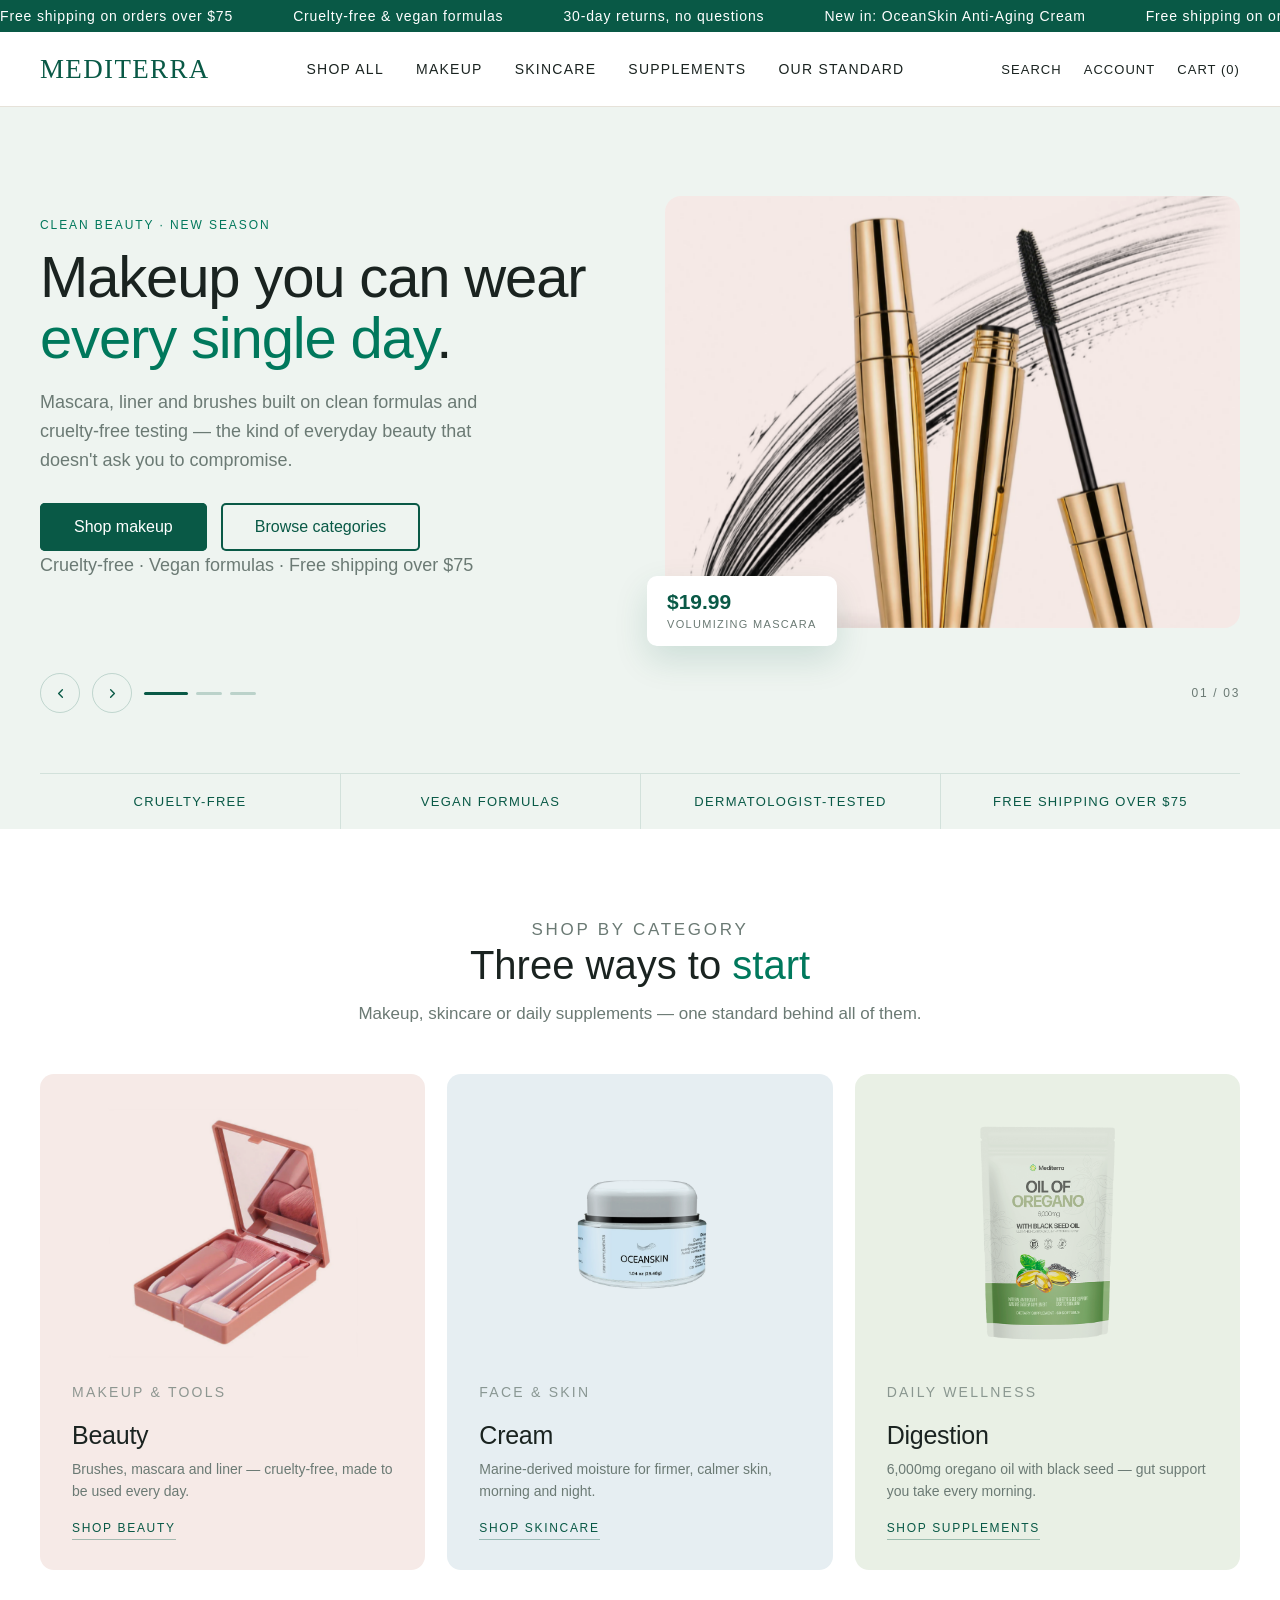
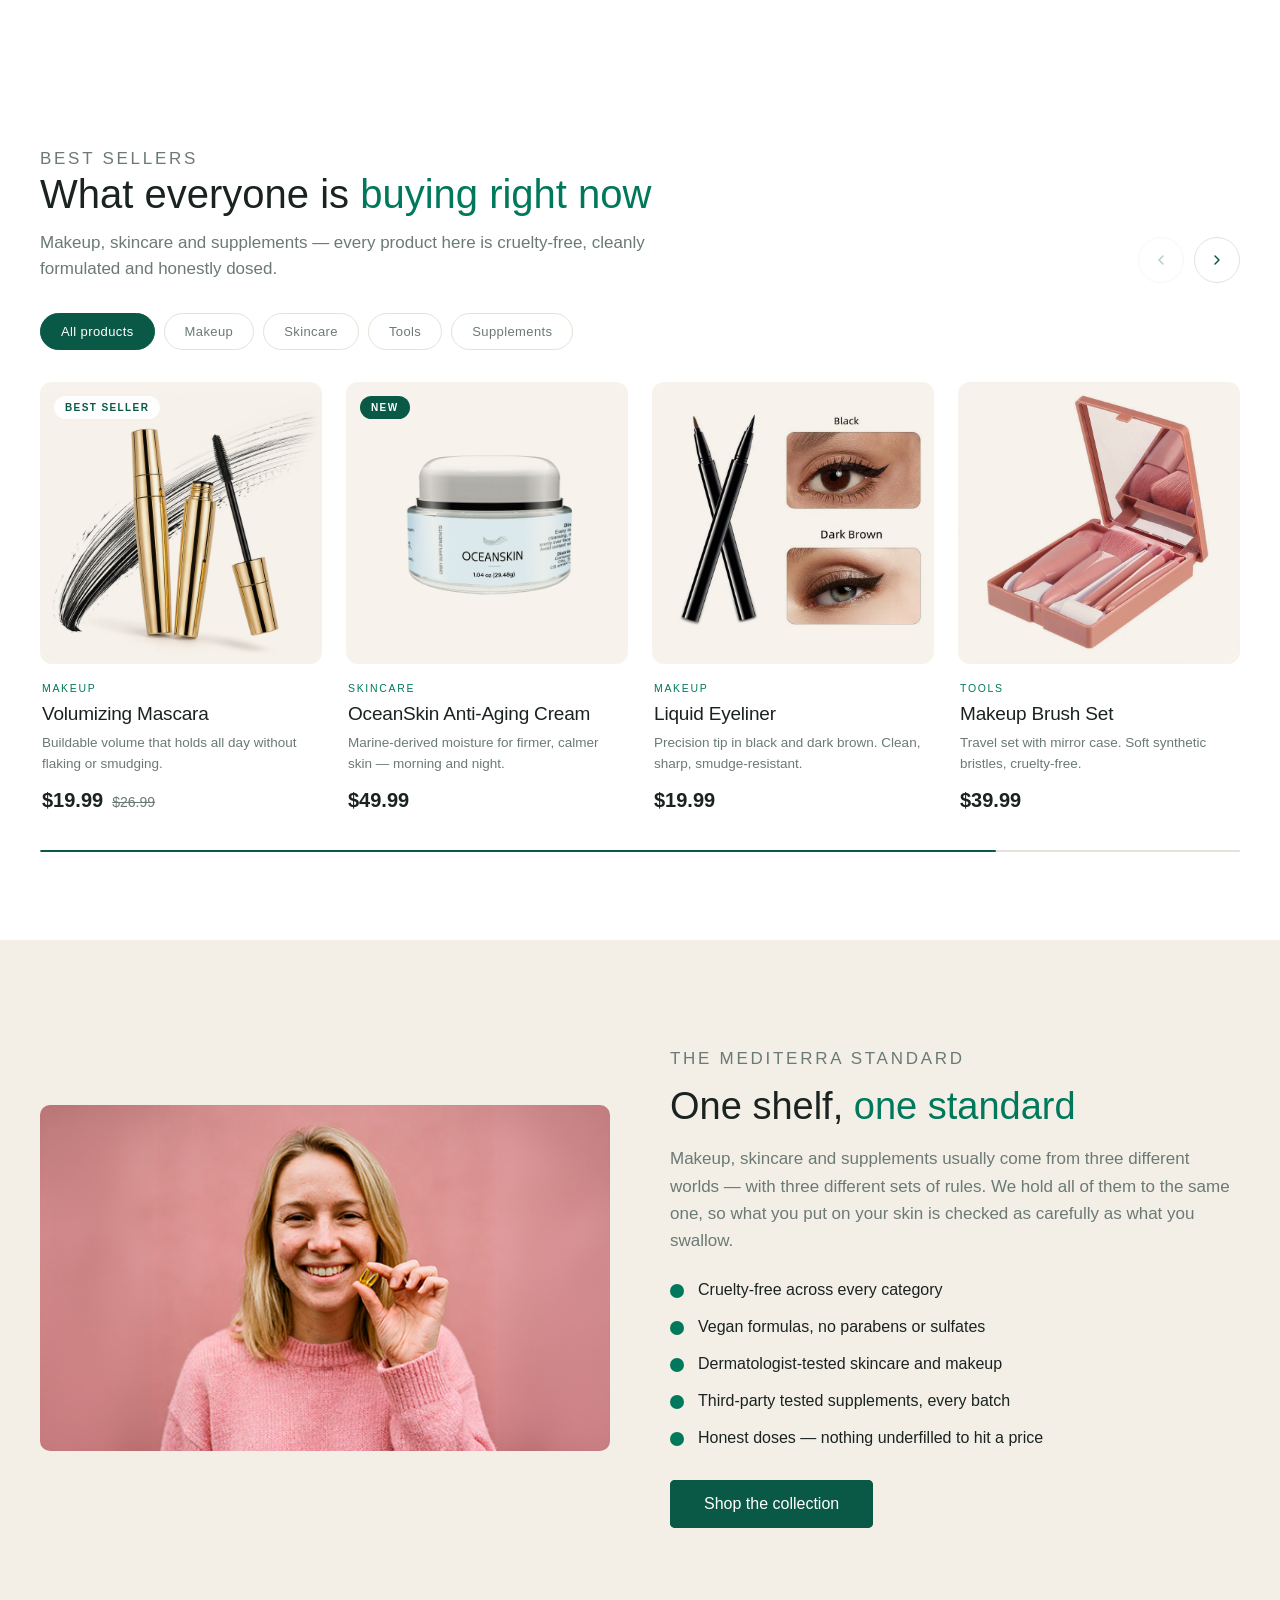
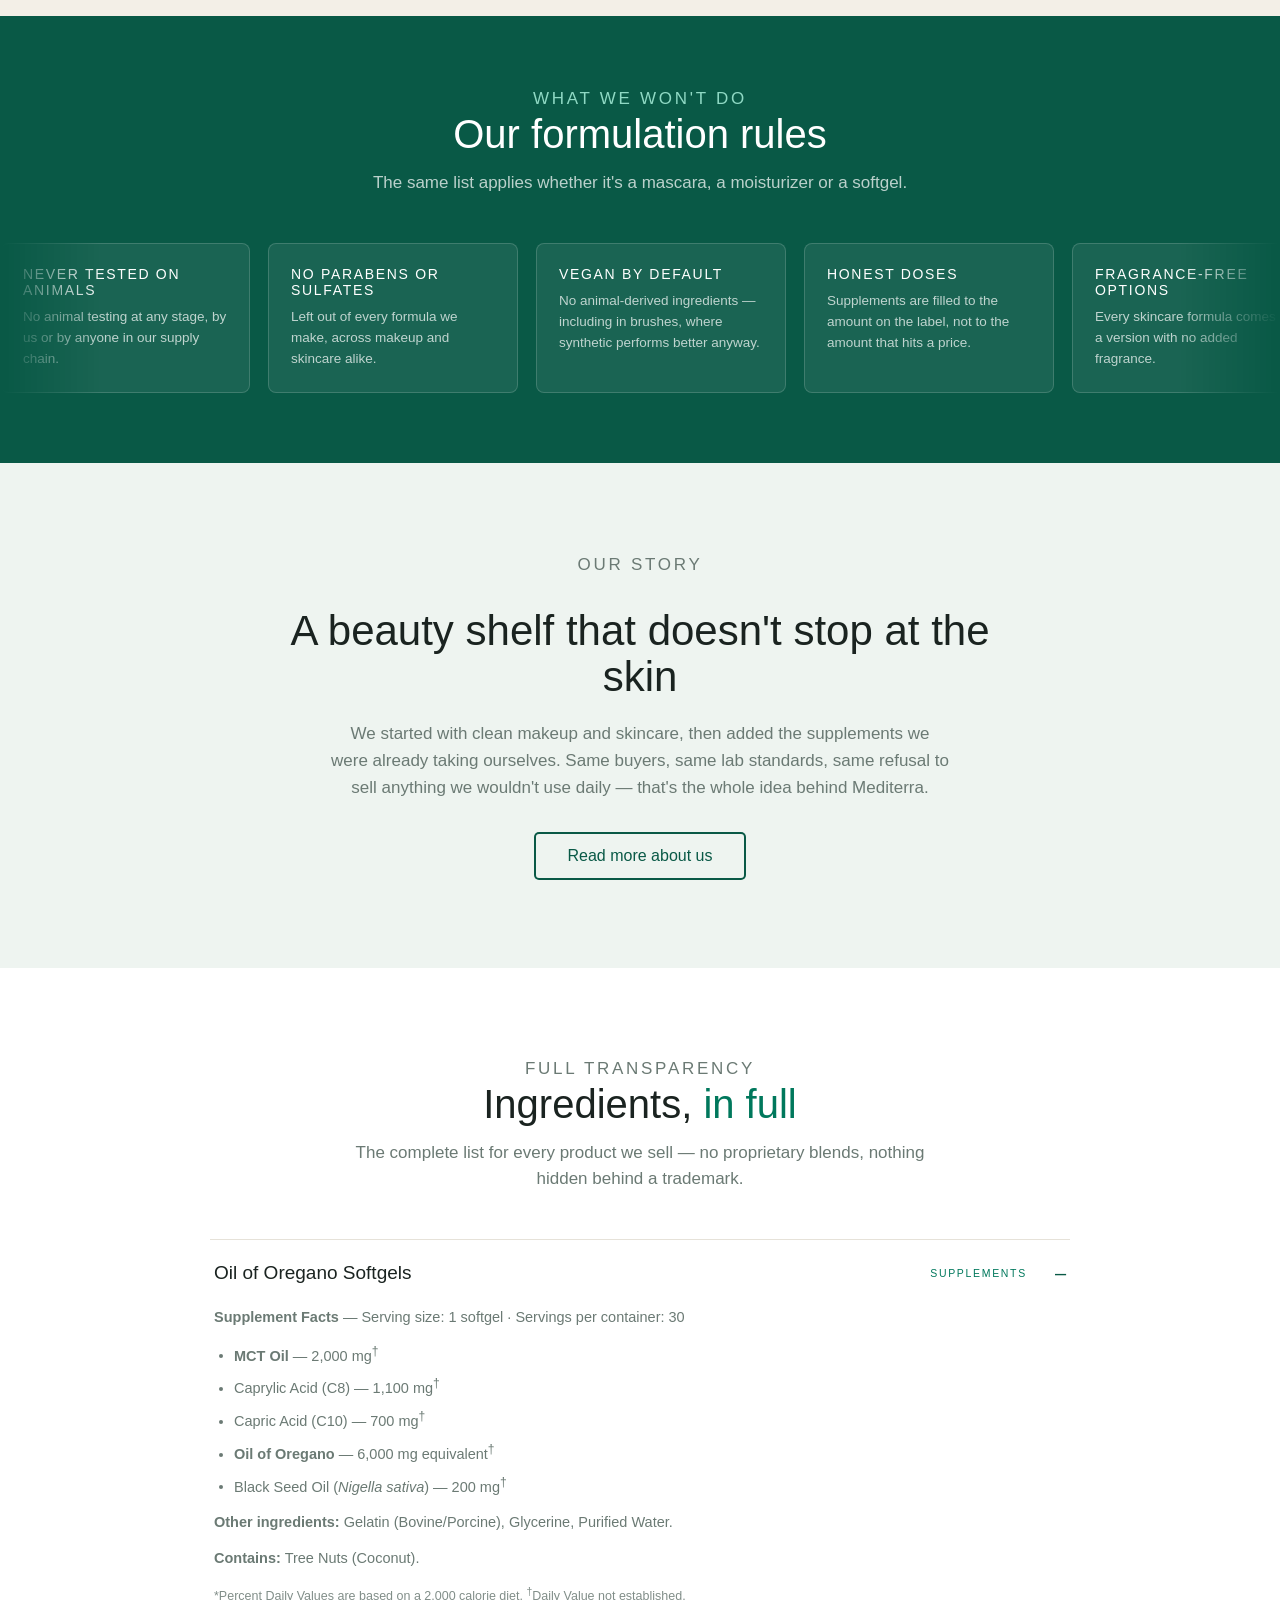
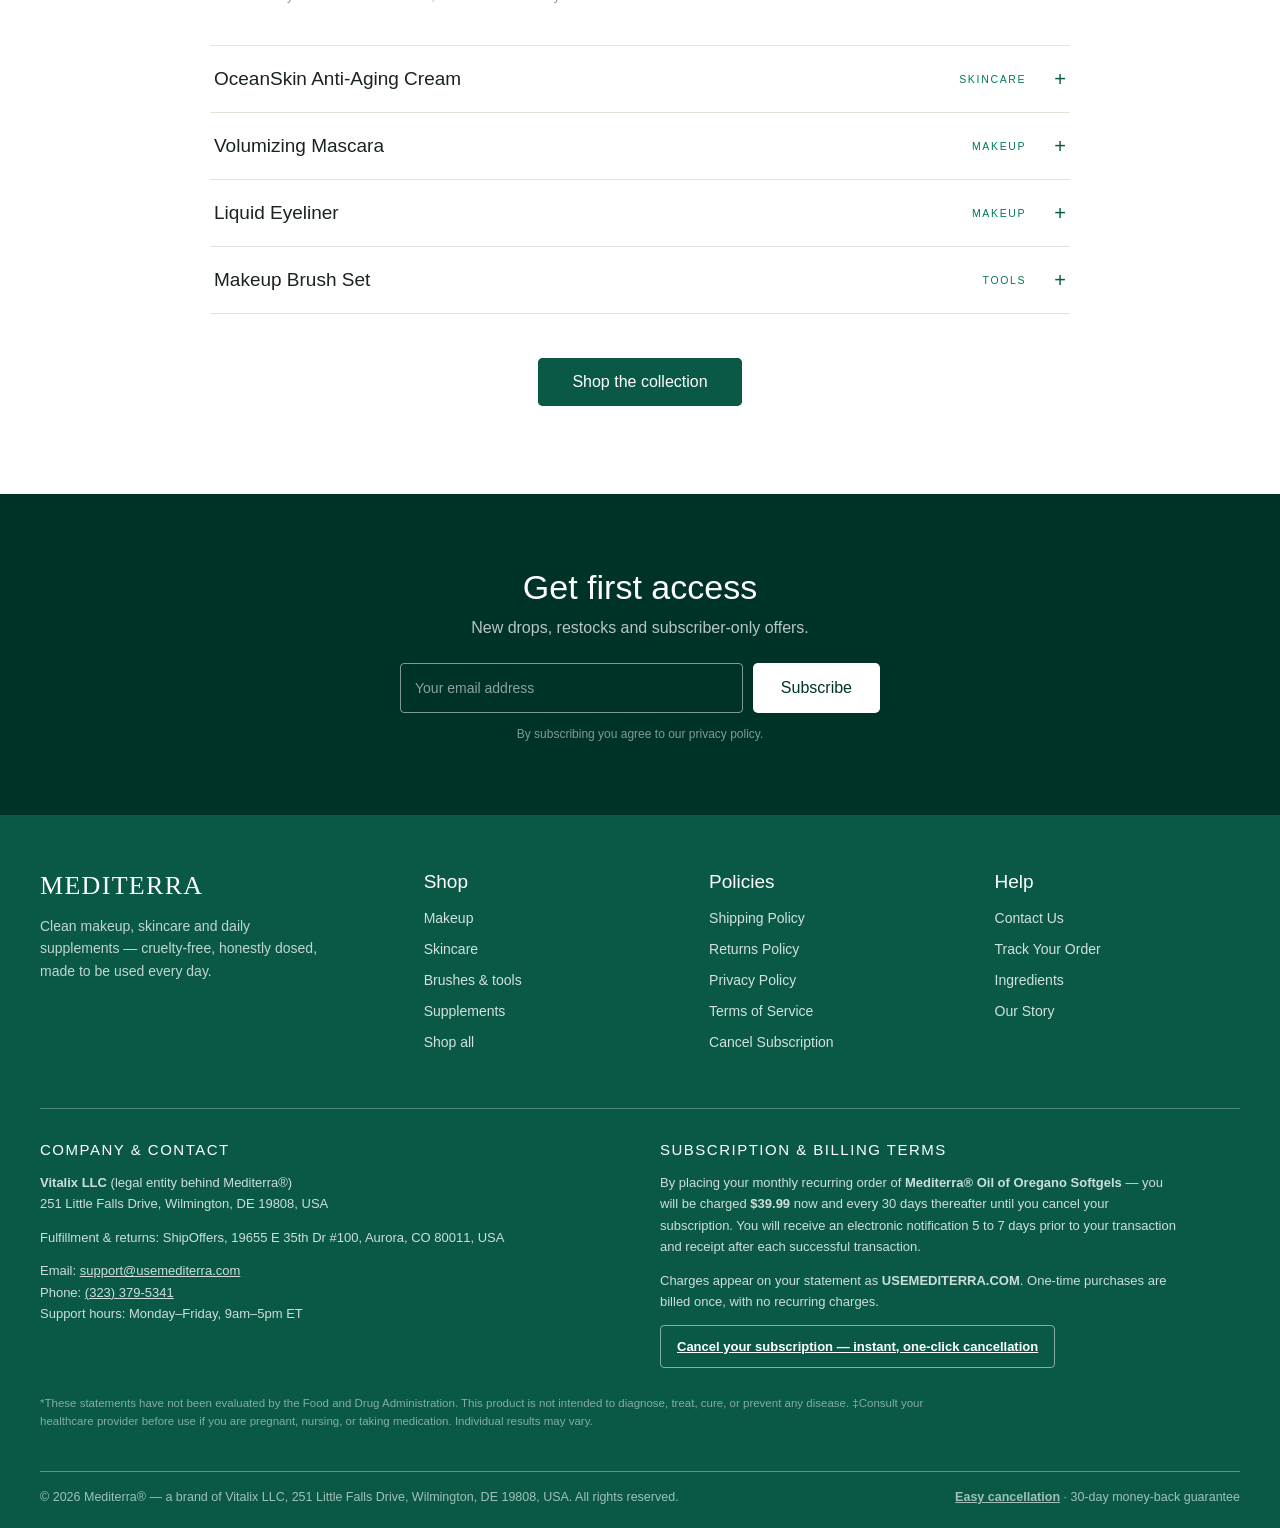
<file: index.html>
<!doctype html>
<html lang="en">
<head>
<meta charset="utf-8">
<meta name="viewport" content="width=device-width, initial-scale=1">
<title>Mediterra® — Clean Beauty, Skincare &amp; Daily Supplements</title>
<meta name="description" content="Makeup, skincare and daily supplements made to one standard: clean formulas, cruelty-free, honest doses. Free shipping over $75.">
<link rel="icon" href="assets/pages/vsl8/img/oil-oregano-favicon.webp">
<link rel="preconnect" href="https://www.usemediterra.com" crossorigin>
<link rel="stylesheet" href="assets/css/fonts.css">
<link rel="stylesheet" href="assets/css/home.css">
</head>
<body>

<div class="announce">
  <div class="announce-track" data-marquee data-speed="70">
    <div class="mgroup">
      <span>Free shipping on orders over $75</span>
      <span>Cruelty-free &amp; vegan formulas</span>
      <span>30-day returns, no questions</span>
      <span>New in: OceanSkin Anti-Aging Cream</span>
    </div>
  </div>
</div>

<header>
  <div class="wrap hrow">
    <a href="#" class="logo">Mediterra</a>
    <nav class="main">
      <a href="#shop">Shop all</a>
      <a href="#concerns">Makeup</a>
      <a href="#concerns">Skincare</a>
      <a href="#concerns">Supplements</a>
      <a href="#story">Our Standard</a>
    </nav>
    <div class="hicons">
      <a href="#">Search</a>
      <a href="#">Account</a>
      <a href="#">Cart (0)</a>
    </div>
  </div>
</header>

<main>

<section class="hero">
  <div class="wrap">
    <div class="hslider" id="hslider">

      <div class="hslide is-active">
        <div class="hero-grid">
          <div class="hero-copy">
            <p class="eyebrow">Clean beauty · New season</p>
            <h1>Makeup you can wear <em>every single day</em>.</h1>
            <p>Mascara, liner and brushes built on clean formulas and cruelty-free testing — the kind of everyday beauty that doesn't ask you to compromise.</p>
            <div class="hero-cta">
              <a class="btn" href="#shop">Shop makeup</a>
              <a class="btn btn--ghost" href="#concerns">Browse categories</a>
            </div>
            <p class="hero-note">Cruelty-free · Vegan formulas · Free shipping over $75</p>
          </div>
          <div class="hero-media">
            <div class="hframe hframe--blush"><img src="assets/pages/vsl8/img/cosmetics/mascara.webp" alt="Mediterra Volumizing Mascara"></div>
            <div class="hero-badge">
              <strong>$19.99</strong>
              <span>Volumizing mascara</span>
            </div>
          </div>
        </div>
      </div>

      <div class="hslide">
        <div class="hero-grid">
          <div class="hero-copy">
            <p class="eyebrow">Skincare · New in</p>
            <h1>Marine moisture, <em>morning and night</em>.</h1>
            <p>OceanSkin pairs marine-derived actives with a light, fast-absorbing texture — firmer, calmer skin without the heaviness of a night cream.</p>
            <div class="hero-cta">
              <a class="btn" href="#shop">Shop OceanSkin</a>
              <a class="btn btn--ghost" href="#concerns">See skincare</a>
            </div>
            <p class="hero-note">Dermatologist-tested · Fragrance-free · Cruelty-free</p>
          </div>
          <div class="hero-media">
            <div class="hframe hframe--sky"><img src="assets/pages/vsl8/img/cosmetics/oceanskin.webp" alt="OceanSkin Anti-Aging Cream" loading="lazy"></div>
            <div class="hero-badge">
              <strong>48h</strong>
              <span>Hydration in one layer</span>
            </div>
          </div>
        </div>
      </div>

      <div class="hslide">
        <div class="hero-grid">
          <div class="hero-copy">
            <p class="eyebrow">Supplements · Best seller</p>
            <h1>Beauty from the inside, <em>too</em>.</h1>
            <p>Our Oil of Oregano softgels bring 6,000mg of oregano oil with black seed — daily immunity and digestion support, held to the same standard as everything else on the shelf.</p>
            <div class="hero-cta">
              <a class="btn" href="#shop">Shop supplements</a>
              <a class="btn btn--ghost" href="#story">Our standard</a>
            </div>
            <p class="hero-note">Third-party tested · Non-GMO · 30-day returns</p>
          </div>
          <div class="hero-media">
            <div class="hframe hframe--sage"><img src="assets/pages/vsl8/img/bottles-pro/oil-oregano2v2.jpg" alt="Mediterra Oil of Oregano Softgels" loading="lazy"></div>
            <div class="hero-badge">
              <strong>6,000mg</strong>
              <span>Oregano oil equivalent</span>
            </div>
          </div>
        </div>
      </div>

    </div>

    <div class="hnav">
      <button class="harrow" id="hprev" aria-label="Previous slide">
        <svg viewBox="0 0 24 24" fill="none" stroke="currentColor" stroke-width="2.2" stroke-linecap="round" stroke-linejoin="round"><path d="M15 18l-6-6 6-6"/></svg>
      </button>
      <button class="harrow" id="hnext" aria-label="Next slide">
        <svg viewBox="0 0 24 24" fill="none" stroke="currentColor" stroke-width="2.2" stroke-linecap="round" stroke-linejoin="round"><path d="M9 18l6-6-6-6"/></svg>
      </button>
      <div class="hdots" id="hdots" role="tablist" aria-label="Featured products"></div>
      <span class="hcount" id="hcount">01 / 03</span>
    </div>

    <div class="trust">
      <ul>
        <li>Cruelty-free</li>
        <li>Vegan formulas</li>
        <li>Dermatologist-tested</li>
        <li>Free shipping over $75</li>
      </ul>
    </div>
  </div>
</section>

<section id="concerns">
  <div class="wrap">
    <div class="sec-head">
      <p class="eyebrow">Shop by category</p>
      <h2>Three ways to <strong>start</strong></h2>
      <p>Makeup, skincare or daily supplements — one standard behind all of them.</p>
    </div>
    <div class="cats">

      <a class="cat cat--beauty" href="#shop">
        <div class="cat-img"><img src="assets/pages/vsl8/img/cosmetics/brush-set.webp" alt="Makeup brushes and beauty tools" loading="lazy"></div>
        <p class="cat-cat">Makeup &amp; tools</p>
        <h3>Beauty</h3>
        <p>Brushes, mascara and liner — cruelty-free, made to be used every day.</p>
        <span class="lnk">Shop beauty</span>
      </a>

      <a class="cat cat--skin" href="#shop">
        <div class="cat-img"><img src="assets/pages/vsl8/img/cosmetics/oceanskin.webp" alt="OceanSkin anti-aging cream" loading="lazy"></div>
        <p class="cat-cat">Face &amp; skin</p>
        <h3>Cream</h3>
        <p>Marine-derived moisture for firmer, calmer skin, morning and night.</p>
        <span class="lnk">Shop skincare</span>
      </a>

      <a class="cat cat--digest" href="#shop">
        <div class="cat-img"><img src="assets/pages/vsl8/img/oil-oregano-pouch.webp" alt="Mediterra Oil of Oregano Softgels" loading="lazy"></div>
        <p class="cat-cat">Daily wellness</p>
        <h3>Digestion</h3>
        <p>6,000mg oregano oil with black seed — gut support you take every morning.</p>
        <span class="lnk">Shop supplements</span>
      </a>

    </div>
  </div>
</section>

<section id="shop">
  <div class="wrap">
    <div class="crow">
      <div class="sec-head">
        <p class="eyebrow">Best sellers</p>
        <h2>What everyone is <strong>buying right now</strong></h2>
        <p>Makeup, skincare and supplements — every product here is cruelty-free, cleanly formulated and honestly dosed.</p>
      </div>
      <div class="cnav">
        <button class="cbtn" id="cprev" aria-label="Previous products">
          <svg viewBox="0 0 24 24" fill="none" stroke="currentColor" stroke-width="2.2" stroke-linecap="round" stroke-linejoin="round"><path d="M15 18l-6-6 6-6"/></svg>
        </button>
        <button class="cbtn" id="cnext" aria-label="Next products">
          <svg viewBox="0 0 24 24" fill="none" stroke="currentColor" stroke-width="2.2" stroke-linecap="round" stroke-linejoin="round"><path d="M9 18l6-6-6-6"/></svg>
        </button>
      </div>
    </div>

    <div class="cfilters" id="cfilters">
      <button class="cf is-active" type="button" data-f="all">All products</button>
      <button class="cf" type="button" data-f="makeup">Makeup</button>
      <button class="cf" type="button" data-f="skincare">Skincare</button>
      <button class="cf" type="button" data-f="tools">Tools</button>
      <button class="cf" type="button" data-f="supplements">Supplements</button>
    </div>

    <div class="pcarousel">
      <div class="ptrack" id="ptrack">

        <a class="pcard" href="#" data-cat="makeup">
          <div class="pmedia">
            <span class="ptag">Best seller</span>
            <img src="assets/pages/vsl8/img/cosmetics/mascara.webp" alt="Volumizing Mascara">
            <span class="pquick">Shop now</span>
          </div>
          <div class="pbody">
            <p class="pcat">Makeup</p>
            <h3 class="pname">Volumizing Mascara</h3>
            <p class="pdesc">Buildable volume that holds all day without flaking or smudging.</p>
            <div class="pfoot"><p class="pprice">$19.99</p><span class="pwas">$26.99</span></div>
          </div>
        </a>

        <a class="pcard" href="#" data-cat="skincare">
          <div class="pmedia">
            <span class="ptag ptag--new">New</span>
            <img src="assets/pages/vsl8/img/cosmetics/oceanskin.webp" alt="OceanSkin Anti-Aging Cream">
            <span class="pquick">Shop now</span>
          </div>
          <div class="pbody">
            <p class="pcat">Skincare</p>
            <h3 class="pname">OceanSkin Anti-Aging Cream</h3>
            <p class="pdesc">Marine-derived moisture for firmer, calmer skin — morning and night.</p>
            <div class="pfoot"><p class="pprice">$49.99</p></div>
          </div>
        </a>

        <a class="pcard" href="#" data-cat="makeup">
          <div class="pmedia">
            <img src="assets/pages/vsl8/img/cosmetics/eyeliner.webp" alt="Precision Liquid Eyeliner">
            <span class="pquick">Shop now</span>
          </div>
          <div class="pbody">
            <p class="pcat">Makeup</p>
            <h3 class="pname">Liquid Eyeliner</h3>
            <p class="pdesc">Precision tip in black and dark brown. Clean, sharp, smudge-resistant.</p>
            <div class="pfoot"><p class="pprice">$19.99</p></div>
          </div>
        </a>

        <a class="pcard" href="#" data-cat="tools">
          <div class="pmedia">
            <img src="assets/pages/vsl8/img/cosmetics/brush-set.webp" alt="Travel Makeup Brush Set with Mirror Case" loading="lazy">
            <span class="pquick">Shop now</span>
          </div>
          <div class="pbody">
            <p class="pcat">Tools</p>
            <h3 class="pname">Makeup Brush Set</h3>
            <p class="pdesc">Travel set with mirror case. Soft synthetic bristles, cruelty-free.</p>
            <div class="pfoot"><p class="pprice">$39.99</p></div>
          </div>
        </a>

        <a class="pcard" href="#shop" data-cat="supplements">
          <div class="pmedia">
            <span class="ptag">Best seller</span>
            <img src="assets/pages/vsl8/img/bottles-pro/oil-oregano1.jpg" alt="Mediterra Oil of Oregano Softgels" loading="lazy">
            <span class="pquick">Shop now</span>
          </div>
          <div class="pbody">
            <p class="pcat">Supplements</p>
            <h3 class="pname">Oil of Oregano Softgels</h3>
            <p class="pdesc">6,000mg oregano oil with black seed. Immunity, digestion and daily clarity.</p>
            <div class="pfoot"><p class="pprice">$39.99</p><span class="pwas">$54.99</span></div>
          </div>
        </a>

      </div>
      <div class="pbar"><i id="pbarfill"></i></div>
    </div>
  </div>
</section>

<section class="feature" id="oregano">
  <div class="wrap">
    <div class="fgrid">
      <img src="assets/pages/vsl8/img/benefits/woman-oil.webp" alt="A Mediterra beauty and wellness routine">
      <div>
        <p class="eyebrow">The Mediterra standard</p>
        <h2>One shelf, <strong>one standard</strong></h2>
        <p>Makeup, skincare and supplements usually come from three different worlds — with three different sets of rules. We hold all of them to the same one, so what you put on your skin is checked as carefully as what you swallow.</p>
        <ul class="flist">
          <li>Cruelty-free across every category</li>
          <li>Vegan formulas, no parabens or sulfates</li>
          <li>Dermatologist-tested skincare and makeup</li>
          <li>Third-party tested supplements, every batch</li>
          <li>Honest doses — nothing underfilled to hit a price</li>
        </ul>
        <a class="btn" href="#shop">Shop the collection</a>
      </div>
    </div>
  </div>
</section>

<section class="actives" id="actives">
  <div class="wrap">
    <div class="sec-head">
      <p class="eyebrow" style="color:#8fd9c4">What we won't do</p>
      <h2>Our formulation rules</h2>
      <p>The same list applies whether it's a mascara, a moisturizer or a softgel.</p>
    </div>
  </div>
  <div class="amarq">
    <div class="atrack" data-marquee data-speed="45">
      <div class="agroup">
        <div class="acard"><h4>Never tested on animals</h4><p>No animal testing at any stage, by us or by anyone in our supply chain.</p></div>
        <div class="acard"><h4>No parabens or sulfates</h4><p>Left out of every formula we make, across makeup and skincare alike.</p></div>
        <div class="acard"><h4>Vegan by default</h4><p>No animal-derived ingredients — including in brushes, where synthetic performs better anyway.</p></div>
        <div class="acard"><h4>Honest doses</h4><p>Supplements are filled to the amount on the label, not to the amount that hits a price.</p></div>
        <div class="acard"><h4>Fragrance-free options</h4><p>Every skincare formula comes in a version with no added fragrance.</p></div>
        <div class="acard"><h4>Refill where we can</h4><p>Packaging is designed to be refilled or recycled, not replaced every month.</p></div>
      </div>
    </div>
  </div>
</section>

<section class="brandblock" id="story">
  <div class="wrap">
    <p class="eyebrow">Our story</p>
    <h2>A beauty shelf that doesn't stop at the skin</h2>
    <p>We started with clean makeup and skincare, then added the supplements we were already taking ourselves. Same buyers, same lab standards, same refusal to sell anything we wouldn't use daily — that's the whole idea behind Mediterra.</p>
    <a class="btn btn--ghost" href="#">Read more about us</a>
  </div>
</section>

<!-- REVIEWS SECTION REMOVED (compliance item 8).
     Star ratings and review counts were not tied to a verifiable source, so they were removed.
     To restore reviews, embed a review platform widget (Judge.me / Yotpo / Trustpilot / Okendo)
     and display the platform name + a link to the public review page next to the rating. -->

<section id="ingredients">
  <div class="wrap">
    <div class="sec-head">
      <p class="eyebrow">Full transparency</p>
      <h2>Ingredients, <strong>in full</strong></h2>
      <p>The complete list for every product we sell — no proprietary blends, nothing hidden behind a trademark.</p>
    </div>

    <div class="inglist">
      <details class="ing" open>
        <summary>Oil of Oregano Softgels <span>Supplements</span></summary>
        <div class="ing-body">
          <p><strong>Supplement Facts</strong> — Serving size: 1 softgel · Servings per container: 30</p>
          <ul>
            <li><strong>MCT Oil</strong> — 2,000 mg<sup>†</sup></li>
            <li>Caprylic Acid (C8) — 1,100 mg<sup>†</sup></li>
            <li>Capric Acid (C10) — 700 mg<sup>†</sup></li>
            <li><strong>Oil of Oregano</strong> — 6,000 mg equivalent<sup>†</sup></li>
            <li>Black Seed Oil (<em>Nigella sativa</em>) — 200 mg<sup>†</sup></li>
          </ul>
          <p><strong>Other ingredients:</strong> Gelatin (Bovine/Porcine), Glycerine, Purified Water.</p>
          <p><strong>Contains:</strong> Tree Nuts (Coconut).</p>
          <p class="ing-note">*Percent Daily Values are based on a 2,000 calorie diet. <sup>†</sup>Daily Value not established.</p>
        </div>
      </details>

      <details class="ing">
        <summary>OceanSkin Anti-Aging Cream <span>Skincare</span></summary>
        <div class="ing-body">
          <p class="ing-todo"><strong>Ingredient list pending.</strong> Publish the complete INCI list exactly as printed on the carton supplied by the manufacturer before this product goes live.</p>
        </div>
      </details>

      <details class="ing">
        <summary>Volumizing Mascara <span>Makeup</span></summary>
        <div class="ing-body">
          <p class="ing-todo"><strong>Ingredient list pending.</strong> Publish the complete INCI list exactly as printed on the carton supplied by the manufacturer before this product goes live.</p>
        </div>
      </details>

      <details class="ing">
        <summary>Liquid Eyeliner <span>Makeup</span></summary>
        <div class="ing-body">
          <p class="ing-todo"><strong>Ingredient list pending.</strong> Publish the complete INCI list exactly as printed on the carton supplied by the manufacturer before this product goes live.</p>
        </div>
      </details>

      <details class="ing">
        <summary>Makeup Brush Set <span>Tools</span></summary>
        <div class="ing-body">
          <p><strong>Materials:</strong> synthetic (vegan) bristles, PP handles and mirror case. No animal hair. Not an ingestible or leave-on product, so no INCI list applies.</p>
        </div>
      </details>
    </div>

    <div class="sec-link"><a class="btn" href="#shop">Shop the collection</a></div>
  </div>
</section>

<section class="news">
  <div class="wrap">
    <h2>Get first access</h2>
    <p>New drops, restocks and subscriber-only offers.</p>
    <form class="nform" onsubmit="return false">
      <label for="nemail" style="position:absolute;left:-9999px">Email address</label>
      <input id="nemail" type="email" placeholder="Your email address" required>
      <button class="btn" type="submit">Subscribe</button>
    </form>
    <small>By subscribing you agree to our privacy policy.</small>
  </div>
</section>

</main>

<footer>
  <div class="wrap">
    <div class="fgridcols">
      <div class="fintro">
        <div class="flogo">Mediterra</div>
        <p>Clean makeup, skincare and daily supplements — cruelty-free, honestly dosed, made to be used every day.</p>
      </div>
      <div>
        <h4>Shop</h4>
        <ul>
          <li><a href="#shop">Makeup</a></li>
          <li><a href="#shop">Skincare</a></li>
          <li><a href="#shop">Brushes &amp; tools</a></li>
          <li><a href="#shop">Supplements</a></li>
          <li><a href="#shop">Shop all</a></li>
        </ul>
      </div>
      <div>
        <h4>Policies</h4>
        <ul>
          <li><a href="lgl/shipping-policy.html">Shipping Policy</a></li>
          <li><a href="lgl/returns-policy.html">Returns Policy</a></li>
          <li><a href="lgl/privacy-policy.html">Privacy Policy</a></li>
          <li><a href="lgl/terms-of-service.html">Terms of Service</a></li>
          <li><a href="lgl/cancel-subscription.html">Cancel Subscription</a></li>
        </ul>
      </div>
      <div>
        <h4>Help</h4>
        <ul>
          <li><a href="#contact">Contact Us</a></li>
          <li><a href="#">Track Your Order</a></li>
          <li><a href="#ingredients">Ingredients</a></li>
          <li><a href="#story">Our Story</a></li>
        </ul>
      </div>
    </div>

    <div class="fcompany" id="contact">
      <div>
        <h4>Company &amp; contact</h4>
        <p><strong>Vitalix LLC</strong> (legal entity behind Mediterra®)<br>
        251 Little Falls Drive, Wilmington, DE 19808, USA</p>
        <p>Fulfillment &amp; returns: ShipOffers, 19655 E 35th Dr #100, Aurora, CO 80011, USA</p>
        <p>Email: <a href="mailto:support@usemediterra.com">support@usemediterra.com</a><br>
        Phone: <a href="tel:+13233795341">(323) 379-5341</a><br>
        Support hours: Monday–Friday, 9am–5pm ET</p>
      </div>
      <div>
        <h4>Subscription &amp; billing terms</h4>
        <p>By placing your monthly recurring order of <strong>Mediterra® Oil of Oregano Softgels</strong> — you will be charged <strong>$39.99</strong> now and every 30 days thereafter until you cancel your subscription. You will receive an electronic notification 5 to 7 days prior to your transaction and receipt after each successful transaction.</p>
        <!-- BILLED-AS DESCRIPTOR: replace the text inside #billed-as-descriptor with the exact
             descriptor registered with your payment processor before going live. The same value
             must appear on the cart/checkout page (compliance item 6). -->
        <p>Charges appear on your statement as <strong id="billed-as-descriptor">USEMEDITERRA.COM</strong>. One-time purchases are billed once, with no recurring charges.</p>
        <p><a class="fcancel" href="lgl/cancel-subscription.html">Cancel your subscription — instant, one-click cancellation</a></p>
      </div>
    </div>

    <p class="disclaimer">*These statements have not been evaluated by the Food and Drug Administration. This product is not intended to diagnose, treat, cure, or prevent any disease. ‡Consult your healthcare provider before use if you are pregnant, nursing, or taking medication. Individual results may vary.</p>
    <div class="fbottom">
      <span>© 2026 Mediterra® — a brand of Vitalix LLC, 251 Little Falls Drive, Wilmington, DE 19808, USA. All rights reserved.</span>
      <span><a href="lgl/cancel-subscription.html"><strong>Easy cancellation</strong></a> · 30-day money-back guarantee</span>
    </div>
  </div>
</footer>

<script src="assets/js/home.js"></script>

</body>
</html>
</file>
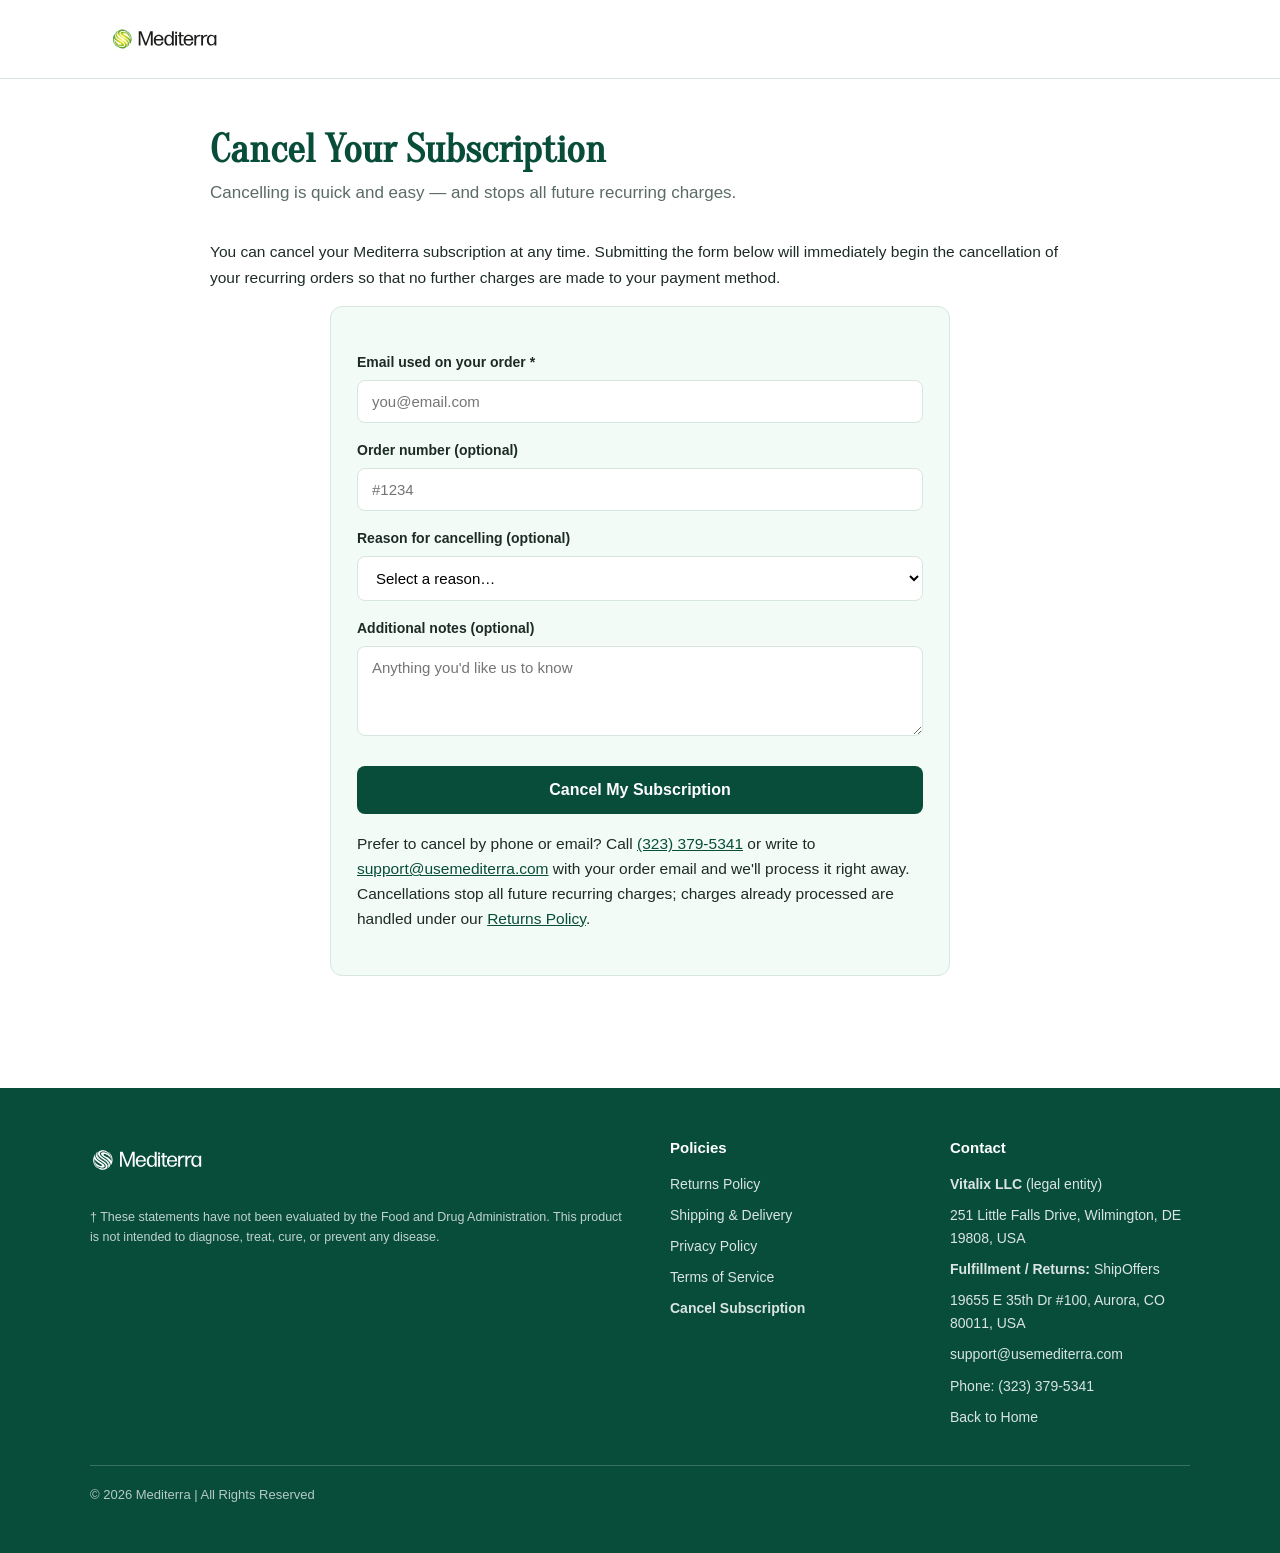
<file: lgl/cancel-subscription.html>
<!DOCTYPE html>
<html lang="en">
<head>
  <meta charset="UTF-8">
  <meta name="viewport" content="width=device-width,initial-scale=1">
  <title>Cancel Subscription – Mediterra</title>
  <meta name="description" content="Cancel your Mediterra subscription quickly and easily. Stop all recurring charges in just a few steps.">
  <meta name="robots" content="noindex,nofollow">
  <link rel="shortcut icon" href="../assets/pages/vsl8/img/oil-oregano-favicon.webp" type="image/webp" />
  <link href="https://fonts.googleapis.com/css2?family=Oranienbaum&display=swap" rel="stylesheet">
  <link href="https://api.fontshare.com/v2/css?f[]=satoshi@300,400,500,700,900&display=swap" rel="stylesheet">
  <link rel="stylesheet" type="text/css" href="legal.css">
  <style>
    .cancel-card{max-width:620px;margin:0 auto;background:var(--bg-soft);border:1px solid var(--line);border-radius:12px;padding:28px 26px;}
    .cancel-card label{display:block;font-weight:600;margin:16px 0 6px;font-size:14px;}
    .cancel-card input,.cancel-card textarea,.cancel-card select{width:100%;box-sizing:border-box;padding:12px 14px;border:1px solid var(--line);border-radius:8px;font-size:15px;font-family:inherit;background:#fff;}
    .cancel-card textarea{min-height:90px;resize:vertical;}
    .cancel-card__btn{margin-top:22px;width:100%;padding:15px 18px;border:none;border-radius:8px;background:var(--green);color:#fff;font-size:16px;font-weight:700;cursor:pointer;}
    .cancel-card__btn:hover{background:#0a6b50;}
    .cancel-note{font-size:13px;line-height:1.6;color:var(--muted);margin-top:18px;}
    .cancel-confirm{display:none;margin-top:18px;padding:14px 16px;border-radius:8px;background:#e7f7ee;border:1px solid var(--green-2);color:var(--green);font-size:14px;line-height:1.6;}
  </style>
</head>
<body>
  <header class="lgl-header">
    <div class="lgl-header__inner">
      <a href="../index.html" class="lgl-header__brand" aria-label="Mediterra">
        <img src="../assets/pages/vsl8/img/oil-oregano-logo.svg" alt="Mediterra">
      </a>
    </div>
  </header>
  <main class="lgl-main">
    <div class="lgl-container">
      <h1 class="lgl-title">Cancel Your Subscription</h1>
      <p class="lgl-subtitle">Cancelling is quick and easy — and stops all future recurring charges.</p>
      <article class="lgl-body">
        <p>You can cancel your Mediterra subscription at any time. Submitting the form below will immediately begin the cancellation of your recurring orders so that no further charges are made to your payment method.</p>

        <div class="cancel-card">
          <form id="cancelForm">
            <label for="cf-email">Email used on your order *</label>
            <input id="cf-email" name="email" type="email" required placeholder="you@email.com">

            <label for="cf-order">Order number (optional)</label>
            <input id="cf-order" name="order" type="text" placeholder="#1234">

            <label for="cf-reason">Reason for cancelling (optional)</label>
            <select id="cf-reason" name="reason">
              <option value="">Select a reason…</option>
              <option>Too expensive</option>
              <option>I have enough product</option>
              <option>No longer need it</option>
              <option>Didn't work for me</option>
              <option>Other</option>
            </select>

            <label for="cf-notes">Additional notes (optional)</label>
            <textarea id="cf-notes" name="notes" placeholder="Anything you'd like us to know"></textarea>

            <button type="submit" class="cancel-card__btn">Cancel My Subscription</button>
          </form>

          <div class="cancel-confirm" id="cancelConfirm">
            <strong>Your cancellation request has been received.</strong><br>
            We will stop all future recurring charges and send you a confirmation by email. If your email client did not open automatically, please email us at
            <a href="mailto:support@usemediterra.com?subject=Cancel%20My%20Subscription">support@usemediterra.com</a>.
          </div>

          <p class="cancel-note">
            Prefer to cancel by phone or email? Call <a href="tel:+13233795341">(323) 379-5341</a> or write to
            <a href="mailto:support@usemediterra.com?subject=Cancel%20My%20Subscription">support@usemediterra.com</a>
            with your order email and we'll process it right away. Cancellations stop all future recurring charges; charges already processed are handled under our
            <a href="returns-policy.html">Returns Policy</a>.
          </p>
        </div>
      </article>
    </div>
  </main>
  <footer class="lgl-footer">
    <div class="lgl-footer__container">
      <div class="lgl-footer__brand-col">
        <a href="../index.html" class="lgl-footer__brand" aria-label="Mediterra">
          <img src="../assets/pages/vsl8/img/oil-oregano-logo.svg" alt="Mediterra">
        </a>
        <p class="lgl-footer__disclaimer">† These statements have not been evaluated by the Food and Drug Administration. This product is not intended to diagnose, treat, cure, or prevent any disease.</p>
      </div>
      <div class="lgl-footer__col">
        <h3 class="lgl-footer__title">Policies</h3>
        <ul class="lgl-footer__list">
          <li><a href="returns-policy.html">Returns Policy</a></li>
          <li><a href="shipping-policy.html">Shipping &amp; Delivery</a></li>
          <li><a href="privacy-policy.html">Privacy Policy</a></li>
          <li><a href="terms-of-service.html">Terms of Service</a></li>
          <li><a href="cancel-subscription.html"><strong>Cancel Subscription</strong></a></li>
        </ul>
      </div>
      <div class="lgl-footer__col">
        <h3 class="lgl-footer__title">Contact</h3>
        <ul class="lgl-footer__list">
          <li><strong>Vitalix LLC</strong> (legal entity)</li>
          <li>251 Little Falls Drive, Wilmington, DE 19808, USA</li>
          <li><strong>Fulfillment / Returns:</strong> ShipOffers</li>
          <li>19655 E 35th Dr #100, Aurora, CO 80011, USA</li>
          <li><a href="mailto:support@usemediterra.com">support@usemediterra.com</a></li>
          <li>Phone: (323) 379-5341</li>
          <li><a href="../index.html">Back to Home</a></li>
        </ul>
      </div>
    </div>
    <div class="lgl-footer__bottom">&copy; 2026 Mediterra | All Rights Reserved</div>
  </footer>

  <script>
    // 1) Cole aqui a URL do seu Google Apps Script (termina em /exec):
    var SHEET_ENDPOINT = 'https://script.google.com/macros/s/AKfycbyhOvxvT9JJhBRj9sYUbxD4_b1veXIx2jM8-1QE3IYmLjE3Mai3TvQUofMCPRd3Otey/exec';

    document.getElementById('cancelForm').addEventListener('submit', function (e) {
      e.preventDefault();
      var email = document.getElementById('cf-email').value || '';
      var order = document.getElementById('cf-order').value || '';
      var reason = document.getElementById('cf-reason').value || '';
      var notes = document.getElementById('cf-notes').value || '';

      // 2) Salva os dados na planilha do Google Sheets
      if (SHEET_ENDPOINT && SHEET_ENDPOINT.indexOf('script.google.com') !== -1) {
        var data = new FormData();
        data.append('product', 'Mediterra');
        data.append('email', email);
        data.append('order', order);
        data.append('reason', reason);
        data.append('notes', notes);
        // 'no-cors' evita erro de CORS; o Apps Script recebe e grava normalmente
        fetch(SHEET_ENDPOINT, { method: 'POST', mode: 'no-cors', body: data });
      }

      // 3) Abre o e-mail como reforço
      var body = 'Please cancel my Mediterra subscription.%0D%0A%0D%0A'
        + 'Email: ' + encodeURIComponent(email) + '%0D%0A'
        + 'Order: ' + encodeURIComponent(order) + '%0D%0A'
        + 'Reason: ' + encodeURIComponent(reason) + '%0D%0A'
        + 'Notes: ' + encodeURIComponent(notes);
      window.location.href = 'mailto:support@usemediterra.com?subject=Cancel%20My%20Subscription&body=' + body;

      // 4) Mostra a confirmação na página
      document.getElementById('cancelConfirm').style.display = 'block';
    });
  </script>
</body>
</html>
</file>
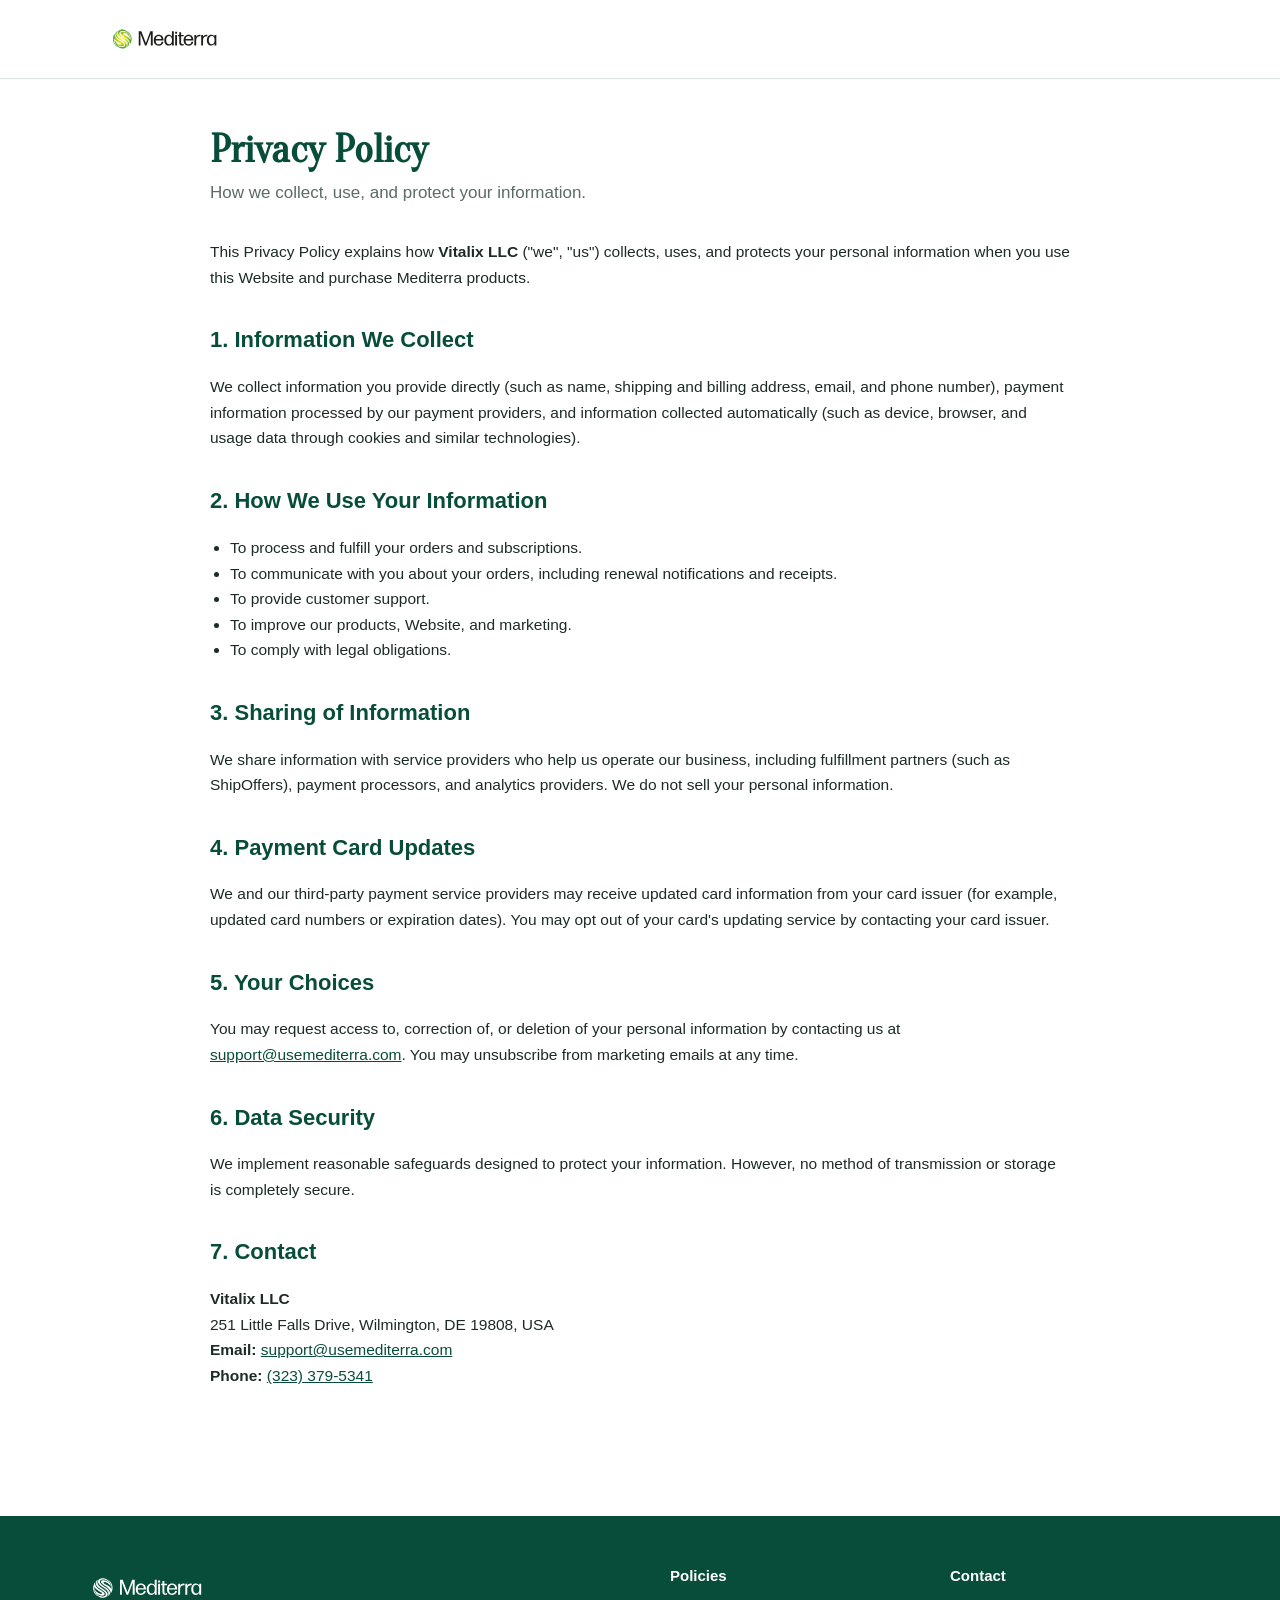
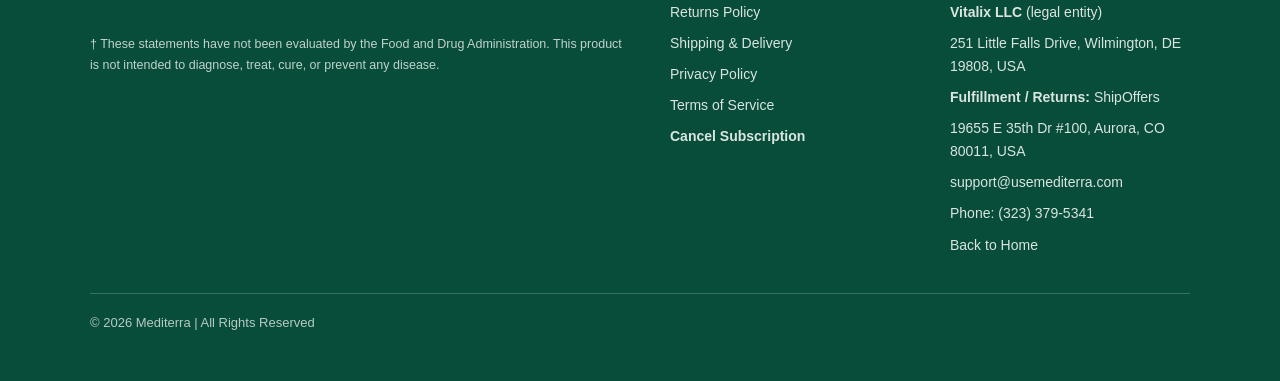
<file: lgl/privacy-policy.html>
<!DOCTYPE html>
<html lang="en">
<head>
  <meta charset="UTF-8">
  <meta name="viewport" content="width=device-width,initial-scale=1">
  <title>Privacy Policy – Mediterra</title>
  <meta name="description" content="Mediterra Privacy Policy.">
  <meta name="robots" content="noindex,nofollow">
  <link rel="shortcut icon" href="../assets/pages/vsl8/img/oil-oregano-favicon.webp" type="image/webp" />
  <link href="https://fonts.googleapis.com/css2?family=Oranienbaum&display=swap" rel="stylesheet">
  <link href="https://api.fontshare.com/v2/css?f[]=satoshi@300,400,500,700,900&display=swap" rel="stylesheet">
  <link rel="stylesheet" type="text/css" href="legal.css">
  
</head>
<body>
  <header class="lgl-header">
    <div class="lgl-header__inner">
      <a href="../index.html" class="lgl-header__brand" aria-label="Mediterra">
        <img src="../assets/pages/vsl8/img/oil-oregano-logo.svg" alt="Mediterra">
      </a>
    </div>
  </header>
  <main class="lgl-main">
    <div class="lgl-container">
      <h1 class="lgl-title">Privacy Policy</h1>
      <p class="lgl-subtitle">How we collect, use, and protect your information.</p>
      <article class="lgl-body">

<p>This Privacy Policy explains how <strong>Vitalix LLC</strong> ("we", "us") collects, uses, and protects your personal information when you use this Website and purchase Mediterra products.</p>

<h2>1. Information We Collect</h2>
<p>We collect information you provide directly (such as name, shipping and billing address, email, and phone number), payment information processed by our payment providers, and information collected automatically (such as device, browser, and usage data through cookies and similar technologies).</p>

<h2>2. How We Use Your Information</h2>
<ul>
<li>To process and fulfill your orders and subscriptions.</li>
<li>To communicate with you about your orders, including renewal notifications and receipts.</li>
<li>To provide customer support.</li>
<li>To improve our products, Website, and marketing.</li>
<li>To comply with legal obligations.</li>
</ul>

<h2>3. Sharing of Information</h2>
<p>We share information with service providers who help us operate our business, including fulfillment partners (such as ShipOffers), payment processors, and analytics providers. We do not sell your personal information.</p>

<h2>4. Payment Card Updates</h2>
<p>We and our third-party payment service providers may receive updated card information from your card issuer (for example, updated card numbers or expiration dates). You may opt out of your card's updating service by contacting your card issuer.</p>

<h2>5. Your Choices</h2>
<p>You may request access to, correction of, or deletion of your personal information by contacting us at <a href="mailto:support@usemediterra.com">support@usemediterra.com</a>. You may unsubscribe from marketing emails at any time.</p>

<h2>6. Data Security</h2>
<p>We implement reasonable safeguards designed to protect your information. However, no method of transmission or storage is completely secure.</p>

<h2>7. Contact</h2>
<p><strong>Vitalix LLC</strong><br>
251 Little Falls Drive, Wilmington, DE 19808, USA<br>
<strong>Email:</strong> <a href="mailto:support@usemediterra.com">support@usemediterra.com</a><br>
<strong>Phone:</strong> <a href="tel:+13233795341">(323) 379-5341</a></p>
      </article>
    </div>
  </main>
  <footer class="lgl-footer">
    <div class="lgl-footer__container">
      <div class="lgl-footer__brand-col">
        <a href="../index.html" class="lgl-footer__brand" aria-label="Mediterra">
          <img src="../assets/pages/vsl8/img/oil-oregano-logo.svg" alt="Mediterra">
        </a>
        <p class="lgl-footer__disclaimer">† These statements have not been evaluated by the Food and Drug Administration. This product is not intended to diagnose, treat, cure, or prevent any disease.</p>
      </div>
      <div class="lgl-footer__col">
        <h3 class="lgl-footer__title">Policies</h3>
        <ul class="lgl-footer__list">
          <li><a href="returns-policy.html">Returns Policy</a></li>
          <li><a href="shipping-policy.html">Shipping &amp; Delivery</a></li>
          <li><a href="privacy-policy.html">Privacy Policy</a></li>
          <li><a href="terms-of-service.html">Terms of Service</a></li>
          <li><a href="cancel-subscription.html"><strong>Cancel Subscription</strong></a></li>
        </ul>
      </div>
      <div class="lgl-footer__col">
        <h3 class="lgl-footer__title">Contact</h3>
        <ul class="lgl-footer__list">
          <li><strong>Vitalix LLC</strong> (legal entity)</li>
          <li>251 Little Falls Drive, Wilmington, DE 19808, USA</li>
          <li><strong>Fulfillment / Returns:</strong> ShipOffers</li>
          <li>19655 E 35th Dr #100, Aurora, CO 80011, USA</li>
          <li><a href="mailto:support@usemediterra.com">support@usemediterra.com</a></li>
          <li>Phone: (323) 379-5341</li>
          <li><a href="../index.html">Back to Home</a></li>
        </ul>
      </div>
    </div>
    <div class="lgl-footer__bottom">&copy; 2026 Mediterra | All Rights Reserved</div>
  </footer>
</body>
</html>
</file>
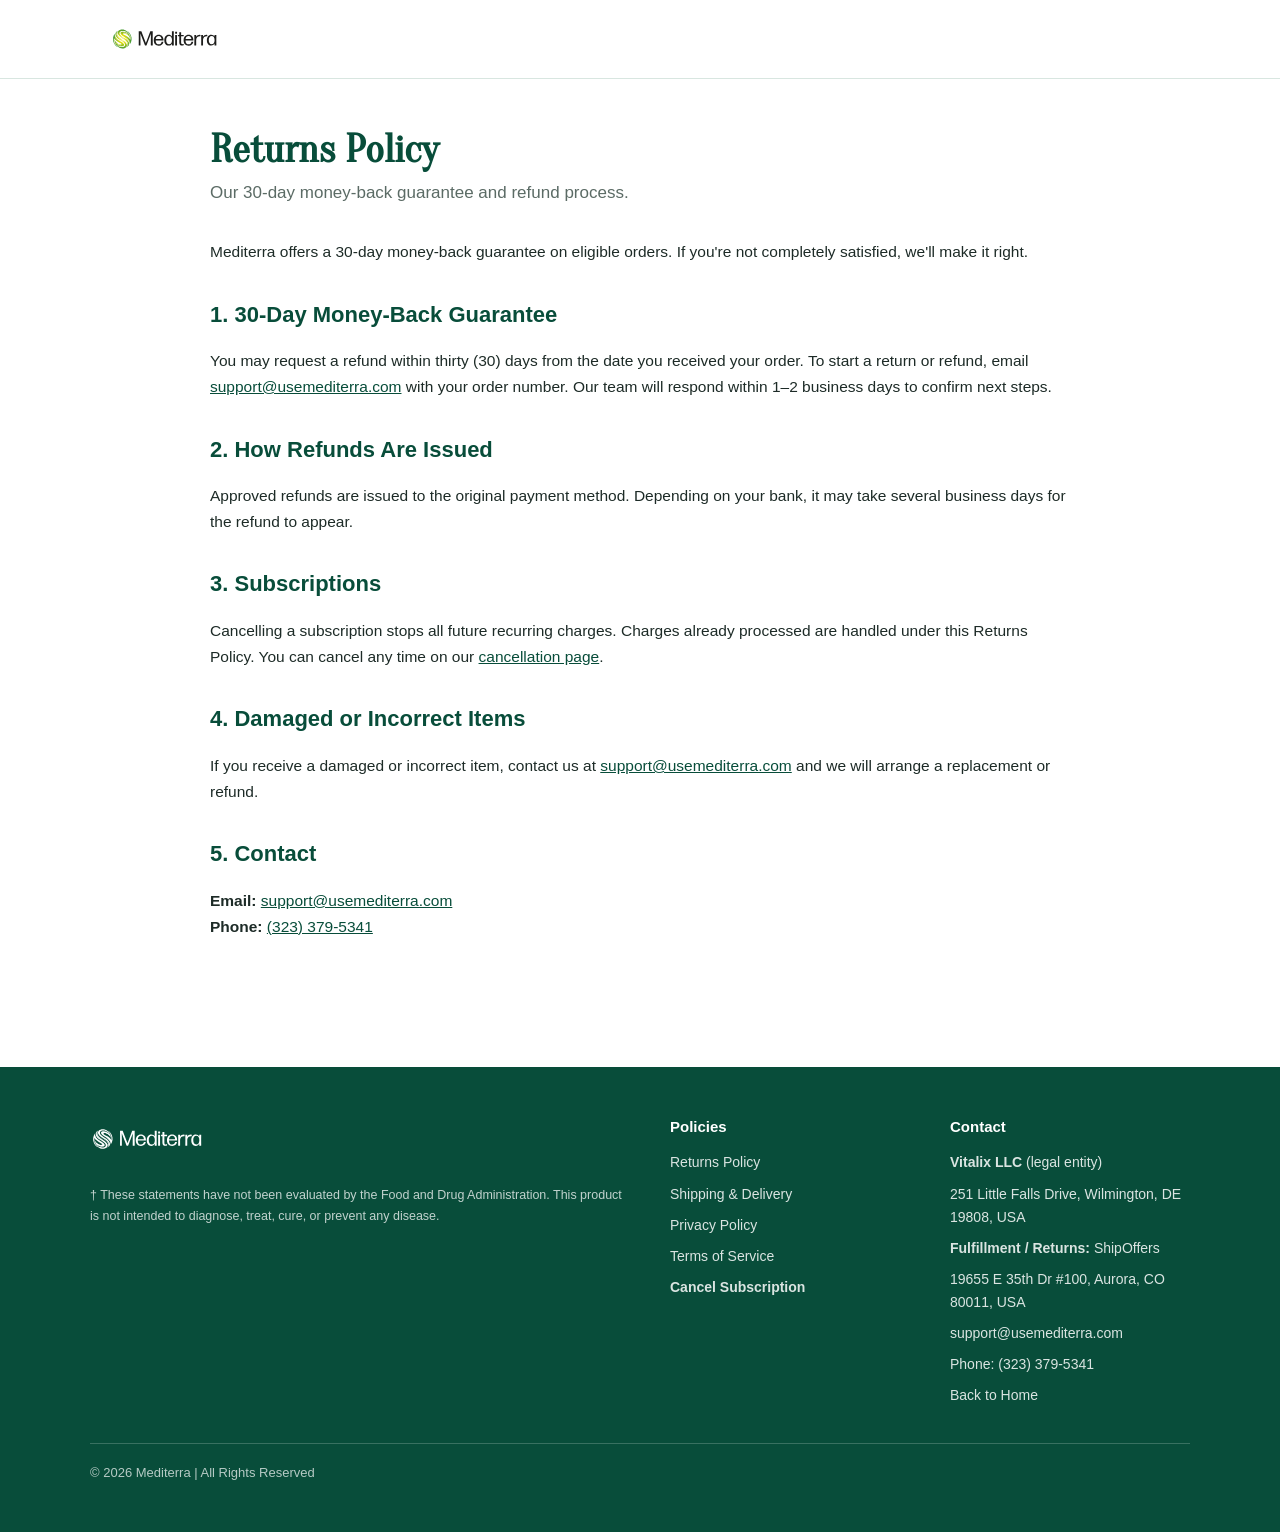
<file: lgl/returns-policy.html>
<!DOCTYPE html>
<html lang="en">
<head>
  <meta charset="UTF-8">
  <meta name="viewport" content="width=device-width,initial-scale=1">
  <title>Returns Policy – Mediterra</title>
  <meta name="description" content="Mediterra Returns Policy.">
  <meta name="robots" content="noindex,nofollow">
  <link rel="shortcut icon" href="../assets/pages/vsl8/img/oil-oregano-favicon.webp" type="image/webp" />
  <link href="https://fonts.googleapis.com/css2?family=Oranienbaum&display=swap" rel="stylesheet">
  <link href="https://api.fontshare.com/v2/css?f[]=satoshi@300,400,500,700,900&display=swap" rel="stylesheet">
  <link rel="stylesheet" type="text/css" href="legal.css">
  
</head>
<body>
  <header class="lgl-header">
    <div class="lgl-header__inner">
      <a href="../index.html" class="lgl-header__brand" aria-label="Mediterra">
        <img src="../assets/pages/vsl8/img/oil-oregano-logo.svg" alt="Mediterra">
      </a>
    </div>
  </header>
  <main class="lgl-main">
    <div class="lgl-container">
      <h1 class="lgl-title">Returns Policy</h1>
      <p class="lgl-subtitle">Our 30-day money-back guarantee and refund process.</p>
      <article class="lgl-body">

<p>Mediterra offers a 30-day money-back guarantee on eligible orders. If you're not completely satisfied, we'll make it right.</p>

<h2>1. 30-Day Money-Back Guarantee</h2>
<p>You may request a refund within thirty (30) days from the date you received your order. To start a return or refund, email <a href="mailto:support@usemediterra.com">support@usemediterra.com</a> with your order number. Our team will respond within 1–2 business days to confirm next steps.</p>

<h2>2. How Refunds Are Issued</h2>
<p>Approved refunds are issued to the original payment method. Depending on your bank, it may take several business days for the refund to appear.</p>

<h2>3. Subscriptions</h2>
<p>Cancelling a subscription stops all future recurring charges. Charges already processed are handled under this Returns Policy. You can cancel any time on our <a href="cancel-subscription.html">cancellation page</a>.</p>

<h2>4. Damaged or Incorrect Items</h2>
<p>If you receive a damaged or incorrect item, contact us at <a href="mailto:support@usemediterra.com">support@usemediterra.com</a> and we will arrange a replacement or refund.</p>

<h2>5. Contact</h2>
<p><strong>Email:</strong> <a href="mailto:support@usemediterra.com">support@usemediterra.com</a><br>
<strong>Phone:</strong> <a href="tel:+13233795341">(323) 379-5341</a></p>
      </article>
    </div>
  </main>
  <footer class="lgl-footer">
    <div class="lgl-footer__container">
      <div class="lgl-footer__brand-col">
        <a href="../index.html" class="lgl-footer__brand" aria-label="Mediterra">
          <img src="../assets/pages/vsl8/img/oil-oregano-logo.svg" alt="Mediterra">
        </a>
        <p class="lgl-footer__disclaimer">† These statements have not been evaluated by the Food and Drug Administration. This product is not intended to diagnose, treat, cure, or prevent any disease.</p>
      </div>
      <div class="lgl-footer__col">
        <h3 class="lgl-footer__title">Policies</h3>
        <ul class="lgl-footer__list">
          <li><a href="returns-policy.html">Returns Policy</a></li>
          <li><a href="shipping-policy.html">Shipping &amp; Delivery</a></li>
          <li><a href="privacy-policy.html">Privacy Policy</a></li>
          <li><a href="terms-of-service.html">Terms of Service</a></li>
          <li><a href="cancel-subscription.html"><strong>Cancel Subscription</strong></a></li>
        </ul>
      </div>
      <div class="lgl-footer__col">
        <h3 class="lgl-footer__title">Contact</h3>
        <ul class="lgl-footer__list">
          <li><strong>Vitalix LLC</strong> (legal entity)</li>
          <li>251 Little Falls Drive, Wilmington, DE 19808, USA</li>
          <li><strong>Fulfillment / Returns:</strong> ShipOffers</li>
          <li>19655 E 35th Dr #100, Aurora, CO 80011, USA</li>
          <li><a href="mailto:support@usemediterra.com">support@usemediterra.com</a></li>
          <li>Phone: (323) 379-5341</li>
          <li><a href="../index.html">Back to Home</a></li>
        </ul>
      </div>
    </div>
    <div class="lgl-footer__bottom">&copy; 2026 Mediterra | All Rights Reserved</div>
  </footer>
</body>
</html>
</file>
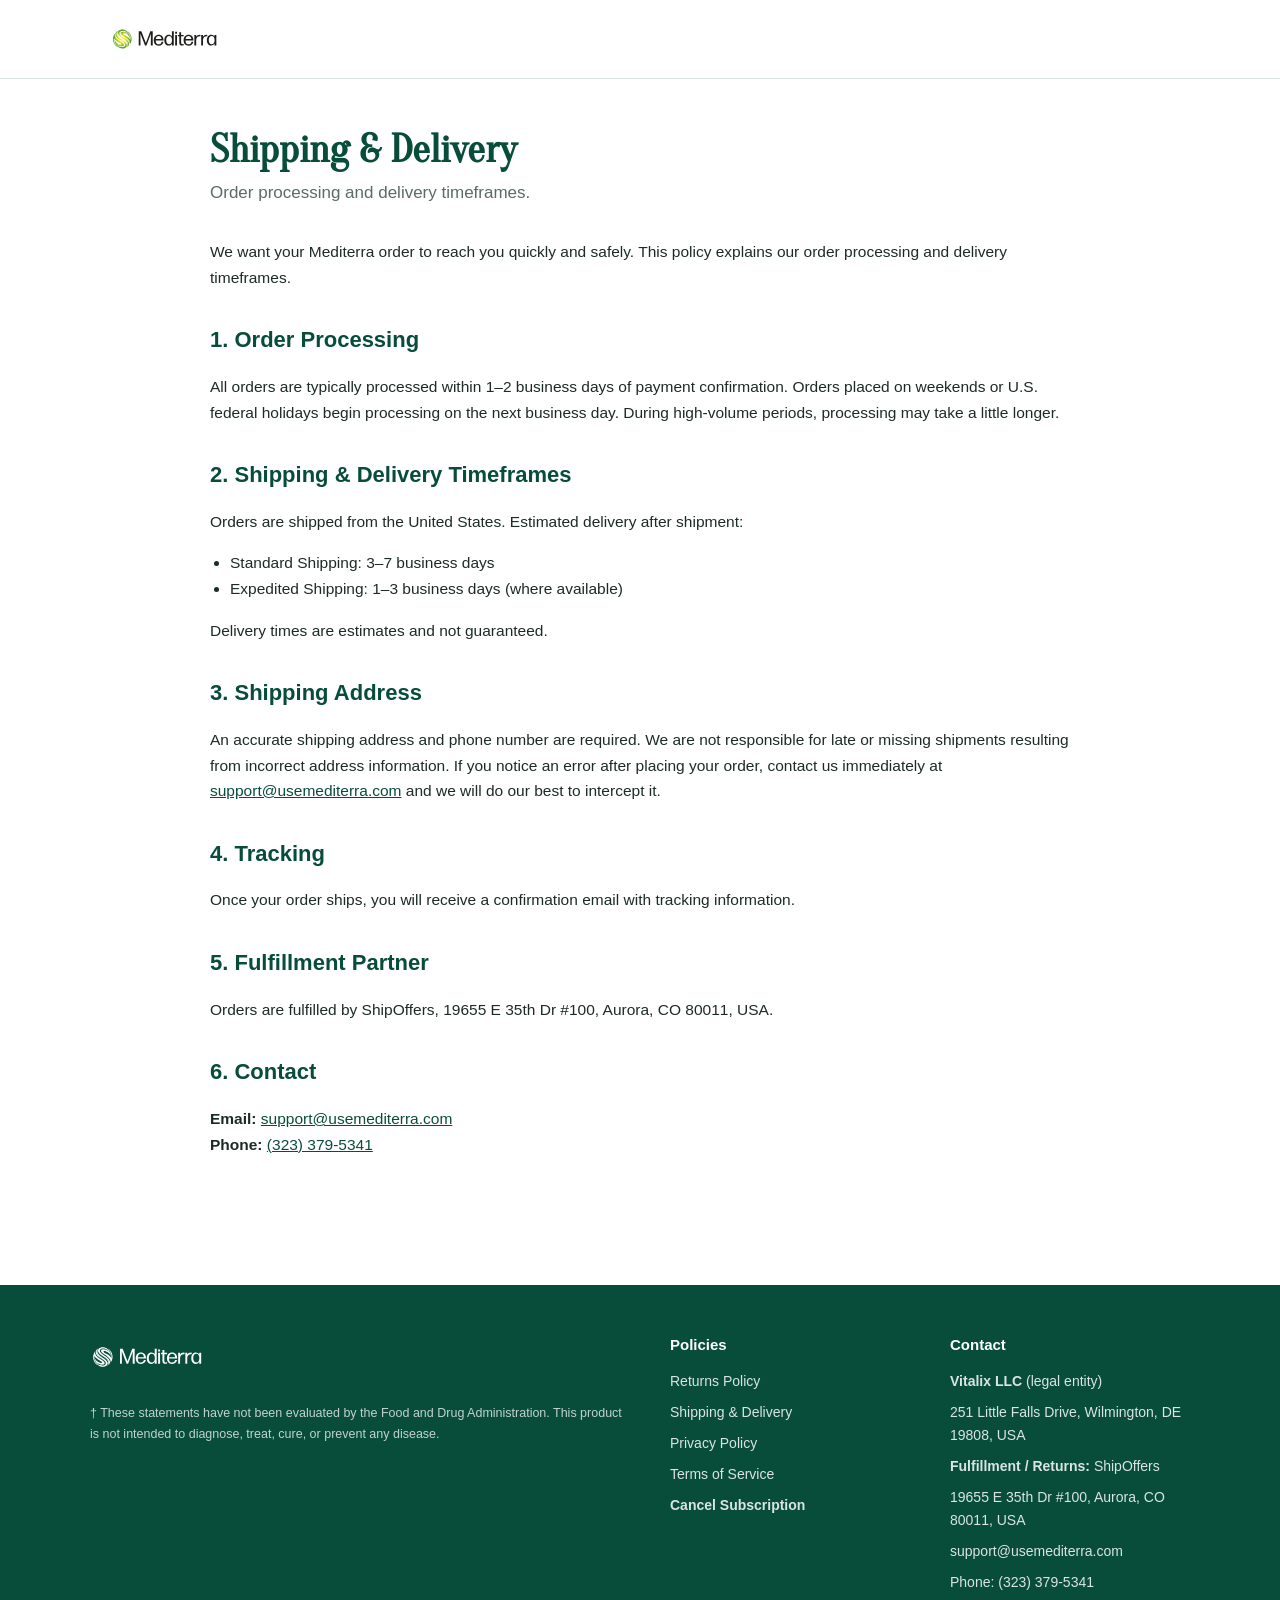
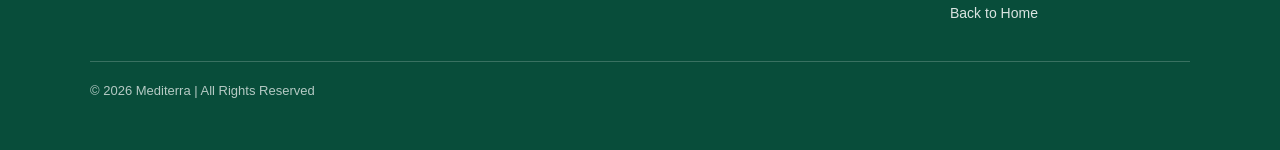
<file: lgl/shipping-policy.html>
<!DOCTYPE html>
<html lang="en">
<head>
  <meta charset="UTF-8">
  <meta name="viewport" content="width=device-width,initial-scale=1">
  <title>Shipping & Delivery – Mediterra</title>
  <meta name="description" content="Mediterra Shipping & Delivery Policy.">
  <meta name="robots" content="noindex,nofollow">
  <link rel="shortcut icon" href="../assets/pages/vsl8/img/oil-oregano-favicon.webp" type="image/webp" />
  <link href="https://fonts.googleapis.com/css2?family=Oranienbaum&display=swap" rel="stylesheet">
  <link href="https://api.fontshare.com/v2/css?f[]=satoshi@300,400,500,700,900&display=swap" rel="stylesheet">
  <link rel="stylesheet" type="text/css" href="legal.css">
  
</head>
<body>
  <header class="lgl-header">
    <div class="lgl-header__inner">
      <a href="../index.html" class="lgl-header__brand" aria-label="Mediterra">
        <img src="../assets/pages/vsl8/img/oil-oregano-logo.svg" alt="Mediterra">
      </a>
    </div>
  </header>
  <main class="lgl-main">
    <div class="lgl-container">
      <h1 class="lgl-title">Shipping & Delivery</h1>
      <p class="lgl-subtitle">Order processing and delivery timeframes.</p>
      <article class="lgl-body">

<p>We want your Mediterra order to reach you quickly and safely. This policy explains our order processing and delivery timeframes.</p>

<h2>1. Order Processing</h2>
<p>All orders are typically processed within 1–2 business days of payment confirmation. Orders placed on weekends or U.S. federal holidays begin processing on the next business day. During high-volume periods, processing may take a little longer.</p>

<h2>2. Shipping &amp; Delivery Timeframes</h2>
<p>Orders are shipped from the United States. Estimated delivery after shipment:</p>
<ul>
<li>Standard Shipping: 3–7 business days</li>
<li>Expedited Shipping: 1–3 business days (where available)</li>
</ul>
<p>Delivery times are estimates and not guaranteed.</p>

<h2>3. Shipping Address</h2>
<p>An accurate shipping address and phone number are required. We are not responsible for late or missing shipments resulting from incorrect address information. If you notice an error after placing your order, contact us immediately at <a href="mailto:support@usemediterra.com">support@usemediterra.com</a> and we will do our best to intercept it.</p>

<h2>4. Tracking</h2>
<p>Once your order ships, you will receive a confirmation email with tracking information.</p>

<h2>5. Fulfillment Partner</h2>
<p>Orders are fulfilled by ShipOffers, 19655 E 35th Dr #100, Aurora, CO 80011, USA.</p>

<h2>6. Contact</h2>
<p><strong>Email:</strong> <a href="mailto:support@usemediterra.com">support@usemediterra.com</a><br>
<strong>Phone:</strong> <a href="tel:+13233795341">(323) 379-5341</a></p>
      </article>
    </div>
  </main>
  <footer class="lgl-footer">
    <div class="lgl-footer__container">
      <div class="lgl-footer__brand-col">
        <a href="../index.html" class="lgl-footer__brand" aria-label="Mediterra">
          <img src="../assets/pages/vsl8/img/oil-oregano-logo.svg" alt="Mediterra">
        </a>
        <p class="lgl-footer__disclaimer">† These statements have not been evaluated by the Food and Drug Administration. This product is not intended to diagnose, treat, cure, or prevent any disease.</p>
      </div>
      <div class="lgl-footer__col">
        <h3 class="lgl-footer__title">Policies</h3>
        <ul class="lgl-footer__list">
          <li><a href="returns-policy.html">Returns Policy</a></li>
          <li><a href="shipping-policy.html">Shipping &amp; Delivery</a></li>
          <li><a href="privacy-policy.html">Privacy Policy</a></li>
          <li><a href="terms-of-service.html">Terms of Service</a></li>
          <li><a href="cancel-subscription.html"><strong>Cancel Subscription</strong></a></li>
        </ul>
      </div>
      <div class="lgl-footer__col">
        <h3 class="lgl-footer__title">Contact</h3>
        <ul class="lgl-footer__list">
          <li><strong>Vitalix LLC</strong> (legal entity)</li>
          <li>251 Little Falls Drive, Wilmington, DE 19808, USA</li>
          <li><strong>Fulfillment / Returns:</strong> ShipOffers</li>
          <li>19655 E 35th Dr #100, Aurora, CO 80011, USA</li>
          <li><a href="mailto:support@usemediterra.com">support@usemediterra.com</a></li>
          <li>Phone: (323) 379-5341</li>
          <li><a href="../index.html">Back to Home</a></li>
        </ul>
      </div>
    </div>
    <div class="lgl-footer__bottom">&copy; 2026 Mediterra | All Rights Reserved</div>
  </footer>
</body>
</html>
</file>
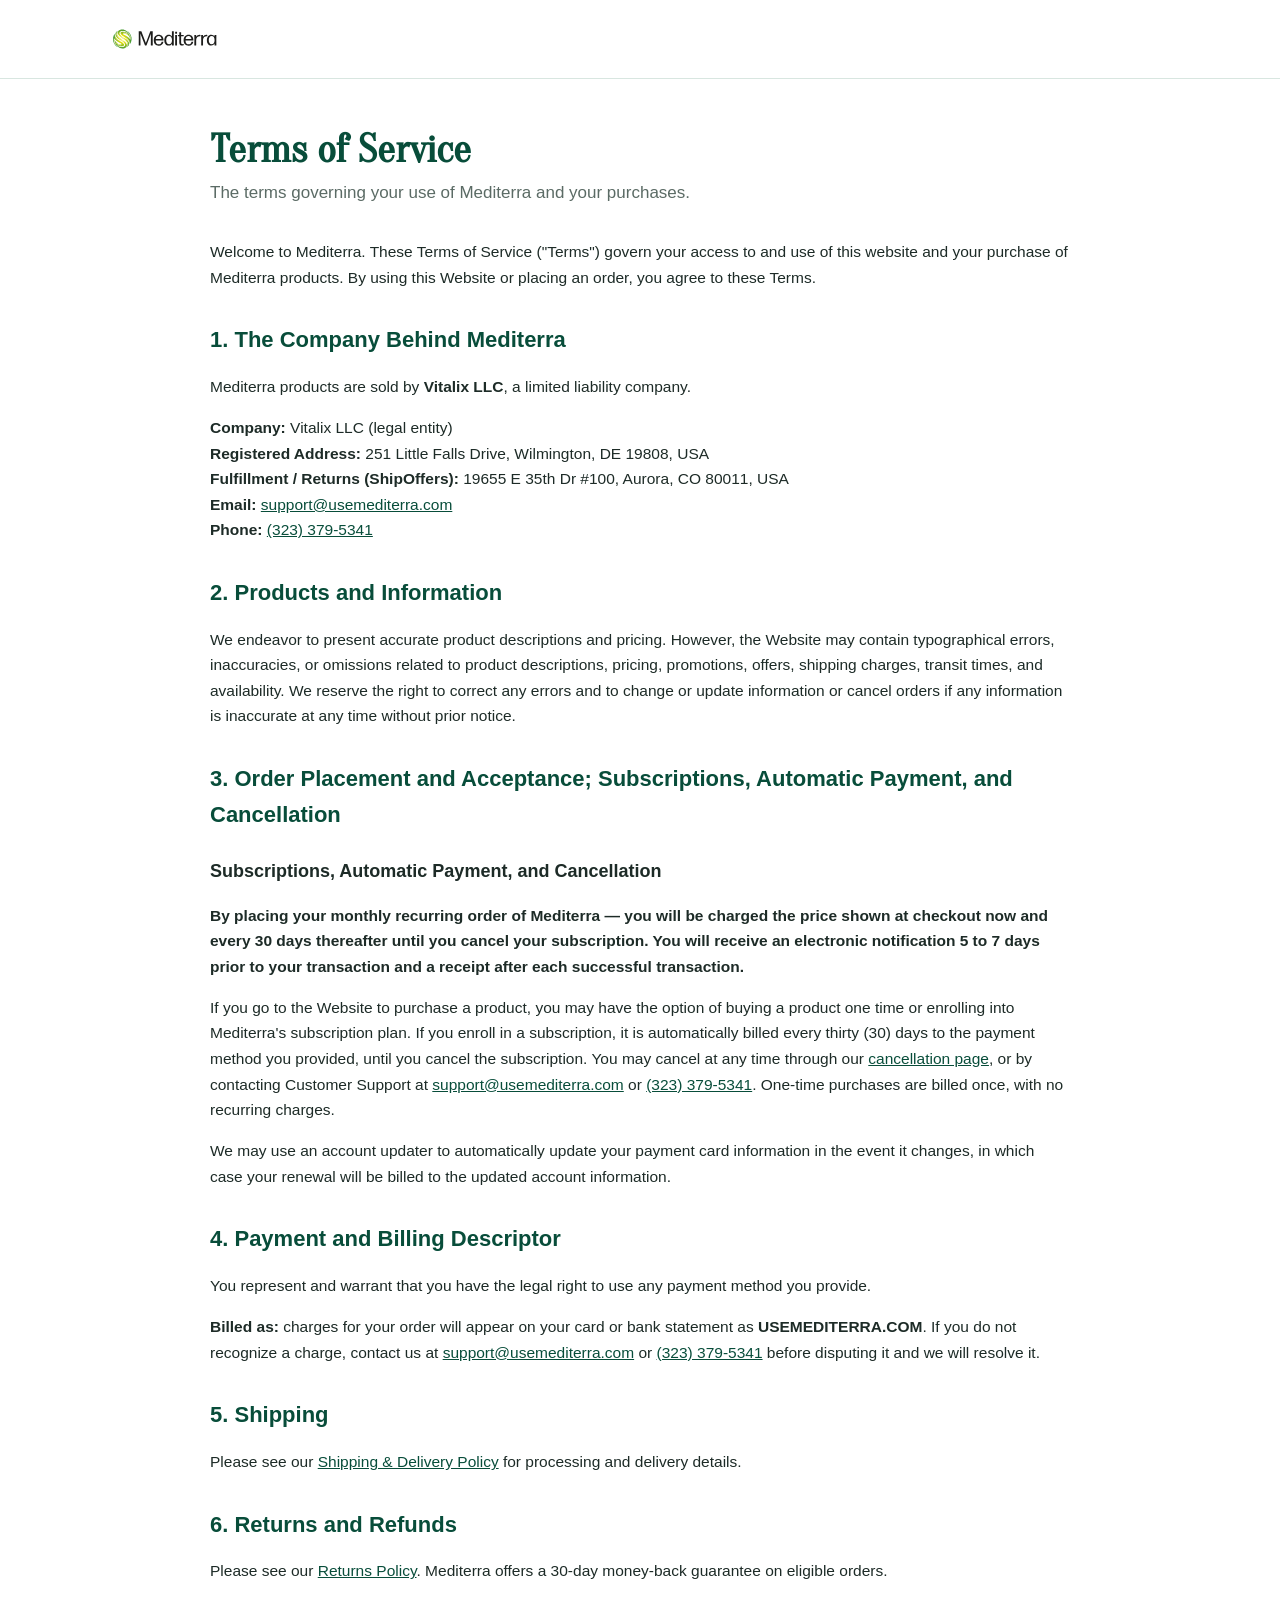
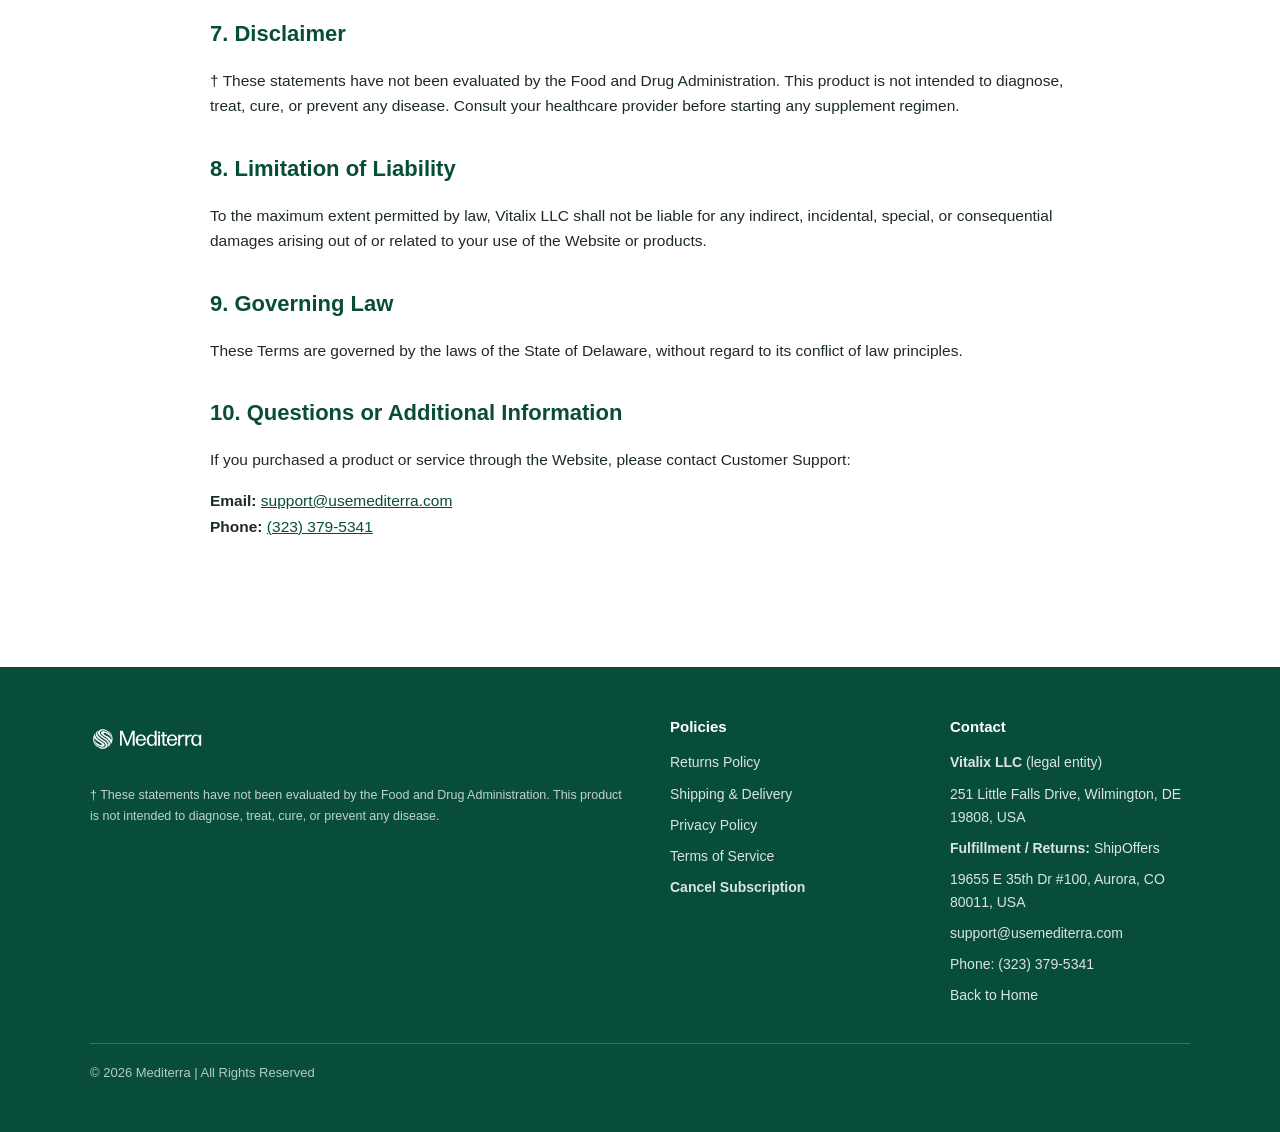
<file: lgl/terms-of-service.html>
<!DOCTYPE html>
<html lang="en">
<head>
  <meta charset="UTF-8">
  <meta name="viewport" content="width=device-width,initial-scale=1">
  <title>Terms of Service – Mediterra</title>
  <meta name="description" content="Mediterra Terms of Service.">
  <meta name="robots" content="noindex,nofollow">
  <link rel="shortcut icon" href="../assets/pages/vsl8/img/oil-oregano-favicon.webp" type="image/webp" />
  <link href="https://fonts.googleapis.com/css2?family=Oranienbaum&display=swap" rel="stylesheet">
  <link href="https://api.fontshare.com/v2/css?f[]=satoshi@300,400,500,700,900&display=swap" rel="stylesheet">
  <link rel="stylesheet" type="text/css" href="legal.css">
  
</head>
<body>
  <header class="lgl-header">
    <div class="lgl-header__inner">
      <a href="../index.html" class="lgl-header__brand" aria-label="Mediterra">
        <img src="../assets/pages/vsl8/img/oil-oregano-logo.svg" alt="Mediterra">
      </a>
    </div>
  </header>
  <main class="lgl-main">
    <div class="lgl-container">
      <h1 class="lgl-title">Terms of Service</h1>
      <p class="lgl-subtitle">The terms governing your use of Mediterra and your purchases.</p>
      <article class="lgl-body">

<p>Welcome to Mediterra. These Terms of Service ("Terms") govern your access to and use of this website and your purchase of Mediterra products. By using this Website or placing an order, you agree to these Terms.</p>

<h2>1. The Company Behind Mediterra</h2>
<p>Mediterra products are sold by <strong>Vitalix LLC</strong>, a limited liability company.</p>
<p><strong>Company:</strong> Vitalix LLC (legal entity)<br>
<strong>Registered Address:</strong> 251 Little Falls Drive, Wilmington, DE 19808, USA<br>
<strong>Fulfillment / Returns (ShipOffers):</strong> 19655 E 35th Dr #100, Aurora, CO 80011, USA<br>
<strong>Email:</strong> <a href="mailto:support@usemediterra.com">support@usemediterra.com</a><br>
<strong>Phone:</strong> <a href="tel:+13233795341">(323) 379-5341</a></p>

<h2>2. Products and Information</h2>
<p>We endeavor to present accurate product descriptions and pricing. However, the Website may contain typographical errors, inaccuracies, or omissions related to product descriptions, pricing, promotions, offers, shipping charges, transit times, and availability. We reserve the right to correct any errors and to change or update information or cancel orders if any information is inaccurate at any time without prior notice.</p>

<h2>3. Order Placement and Acceptance; Subscriptions, Automatic Payment, and Cancellation</h2>
<h3>Subscriptions, Automatic Payment, and Cancellation</h3>
<p><strong>By placing your monthly recurring order of Mediterra &mdash; you will be charged the price shown at checkout now and every 30 days thereafter until you cancel your subscription. You will receive an electronic notification 5 to 7 days prior to your transaction and a receipt after each successful transaction.</strong></p>
<p>If you go to the Website to purchase a product, you may have the option of buying a product one time or enrolling into Mediterra's subscription plan. If you enroll in a subscription, it is automatically billed every thirty (30) days to the payment method you provided, until you cancel the subscription. You may cancel at any time through our <a href="cancel-subscription.html">cancellation page</a>, or by contacting Customer Support at <a href="mailto:support@usemediterra.com">support@usemediterra.com</a> or <a href="tel:+13233795341">(323) 379-5341</a>. One-time purchases are billed once, with no recurring charges.</p>
<p>We may use an account updater to automatically update your payment card information in the event it changes, in which case your renewal will be billed to the updated account information.</p>

<h2>4. Payment and Billing Descriptor</h2>
<p>You represent and warrant that you have the legal right to use any payment method you provide.</p>
<!-- BILLED-AS DESCRIPTOR: replace the text inside #billed-as-descriptor with the exact descriptor
     registered with your payment processor. The same value must appear on the cart/checkout page. -->
<p><strong>Billed as:</strong> charges for your order will appear on your card or bank statement as <strong id="billed-as-descriptor">USEMEDITERRA.COM</strong>. If you do not recognize a charge, contact us at <a href="mailto:support@usemediterra.com">support@usemediterra.com</a> or <a href="tel:+13233795341">(323) 379-5341</a> before disputing it and we will resolve it.</p>

<h2>5. Shipping</h2>
<p>Please see our <a href="shipping-policy.html">Shipping &amp; Delivery Policy</a> for processing and delivery details.</p>

<h2>6. Returns and Refunds</h2>
<p>Please see our <a href="returns-policy.html">Returns Policy</a>. Mediterra offers a 30-day money-back guarantee on eligible orders.</p>

<h2>7. Disclaimer</h2>
<p>† These statements have not been evaluated by the Food and Drug Administration. This product is not intended to diagnose, treat, cure, or prevent any disease. Consult your healthcare provider before starting any supplement regimen.</p>

<h2>8. Limitation of Liability</h2>
<p>To the maximum extent permitted by law, Vitalix LLC shall not be liable for any indirect, incidental, special, or consequential damages arising out of or related to your use of the Website or products.</p>

<h2>9. Governing Law</h2>
<p>These Terms are governed by the laws of the State of Delaware, without regard to its conflict of law principles.</p>

<h2>10. Questions or Additional Information</h2>
<p>If you purchased a product or service through the Website, please contact Customer Support:</p>
<p><strong>Email:</strong> <a href="mailto:support@usemediterra.com">support@usemediterra.com</a><br>
<strong>Phone:</strong> <a href="tel:+13233795341">(323) 379-5341</a></p>
      </article>
    </div>
  </main>
  <footer class="lgl-footer">
    <div class="lgl-footer__container">
      <div class="lgl-footer__brand-col">
        <a href="../index.html" class="lgl-footer__brand" aria-label="Mediterra">
          <img src="../assets/pages/vsl8/img/oil-oregano-logo.svg" alt="Mediterra">
        </a>
        <p class="lgl-footer__disclaimer">† These statements have not been evaluated by the Food and Drug Administration. This product is not intended to diagnose, treat, cure, or prevent any disease.</p>
      </div>
      <div class="lgl-footer__col">
        <h3 class="lgl-footer__title">Policies</h3>
        <ul class="lgl-footer__list">
          <li><a href="returns-policy.html">Returns Policy</a></li>
          <li><a href="shipping-policy.html">Shipping &amp; Delivery</a></li>
          <li><a href="privacy-policy.html">Privacy Policy</a></li>
          <li><a href="terms-of-service.html">Terms of Service</a></li>
          <li><a href="cancel-subscription.html"><strong>Cancel Subscription</strong></a></li>
        </ul>
      </div>
      <div class="lgl-footer__col">
        <h3 class="lgl-footer__title">Contact</h3>
        <ul class="lgl-footer__list">
          <li><strong>Vitalix LLC</strong> (legal entity)</li>
          <li>251 Little Falls Drive, Wilmington, DE 19808, USA</li>
          <li><strong>Fulfillment / Returns:</strong> ShipOffers</li>
          <li>19655 E 35th Dr #100, Aurora, CO 80011, USA</li>
          <li><a href="mailto:support@usemediterra.com">support@usemediterra.com</a></li>
          <li>Phone: (323) 379-5341</li>
          <li><a href="../index.html">Back to Home</a></li>
        </ul>
      </div>
    </div>
    <div class="lgl-footer__bottom">&copy; 2026 Mediterra | All Rights Reserved</div>
  </footer>
</body>
</html>
</file>
<file: assets/css/fonts.css>
/* Mediterra — web fonts
   Only the families actually used by the storefront: Satoshi (body),
   Clash Grotesk (headings) and Tenor Sans (logo).
   Replaces the legacy assets/pages/vsl8/css/fonts.css, which also carried
   the old Shopify theme CSS and four unused families. */

/* ---------- Satoshi ---------- */
@font-face{
  font-family:Satoshi;
  src:url(https://www.usemediterra.com/cdn/shop/files/Satoshi-Light.woff2) format("woff2"),
      url(https://www.usemediterra.com/cdn/shop/files/Satoshi-Light.woff) format("woff");
  font-weight:300;font-style:normal;font-display:swap;
}
@font-face{
  font-family:Satoshi;
  src:url(https://www.usemediterra.com/cdn/shop/files/Satoshi-Regular.woff2) format("woff2"),
      url(https://www.usemediterra.com/cdn/shop/files/Satoshi-Regular.woff) format("woff");
  font-weight:400;font-style:normal;font-display:swap;
}
@font-face{
  font-family:Satoshi;
  src:url(https://www.usemediterra.com/cdn/shop/files/Satoshi-Medium.woff2) format("woff2"),
      url(https://www.usemediterra.com/cdn/shop/files/Satoshi-Medium.woff) format("woff");
  font-weight:500;font-style:normal;font-display:swap;
}
@font-face{
  font-family:Satoshi;
  src:url(https://www.usemediterra.com/cdn/shop/files/Satoshi-Bold.woff2) format("woff2"),
      url(https://www.usemediterra.com/cdn/shop/files/Satoshi-Bold.woff) format("woff");
  font-weight:700;font-style:normal;font-display:swap;
}

/* ---------- Clash Grotesk ---------- */
@font-face{
  font-family:"Clash Grotesk";
  src:url(https://www.usemediterra.com/cdn/shop/files/ClashGrotesk-Light.woff2) format("woff2"),
      url(https://www.usemediterra.com/cdn/shop/files/ClashGrotesk-Light.woff) format("woff");
  font-weight:300;font-style:normal;font-display:swap;
}
@font-face{
  font-family:"Clash Grotesk";
  src:url(https://www.usemediterra.com/cdn/shop/files/ClashGrotesk-Regular.woff2) format("woff2"),
      url(https://www.usemediterra.com/cdn/shop/files/ClashGrotesk-Regular.woff) format("woff");
  font-weight:400;font-style:normal;font-display:swap;
}
@font-face{
  font-family:"Clash Grotesk";
  src:url(https://www.usemediterra.com/cdn/shop/files/ClashGrotesk-Medium.woff2) format("woff2"),
      url(https://www.usemediterra.com/cdn/shop/files/ClashGrotesk-Medium.woff) format("woff");
  font-weight:500;font-style:normal;font-display:swap;
}
@font-face{
  font-family:"Clash Grotesk";
  src:url(https://www.usemediterra.com/cdn/shop/files/ClashGrotesk-Semibold.woff2) format("woff2"),
      url(https://www.usemediterra.com/cdn/shop/files/ClashGrotesk-Semibold.woff) format("woff");
  font-weight:600;font-style:normal;font-display:swap;
}
@font-face{
  font-family:"Clash Grotesk";
  src:url(https://www.usemediterra.com/cdn/shop/files/ClashGrotesk-Bold.woff2) format("woff2"),
      url(https://www.usemediterra.com/cdn/shop/files/ClashGrotesk-Bold.woff) format("woff");
  font-weight:700;font-style:normal;font-display:swap;
}

/* ---------- Tenor Sans (logo) ---------- */
@font-face{
  font-family:"Tenor Sans";
  src:url(https://www.usemediterra.com/cdn/shop/files/TenorSans.woff2) format("woff2"),
      url(https://www.usemediterra.com/cdn/shop/files/TenorSans.woff) format("woff");
  font-weight:400;font-style:normal;font-display:swap;
}
</file>
<file: assets/css/home.css>
:root{
  --green:#095946;
  --green-mid:#00785c;
  --green-soft:#8fb7a8;
  --green-deep:#003327;
  --wash:#eef4f0;
  --cream:#f7f3ec;
  --sand:#f3efe7;
  --line:#e6e2d9;
  --ink:#1a2320;
  --muted:#6b7a74;
}
*{box-sizing:border-box}
html{scroll-behavior:smooth}
body{margin:0;font-family:'Satoshi',-apple-system,BlinkMacSystemFont,'Segoe UI',Roboto,sans-serif;color:var(--ink);background:#fff;-webkit-font-smoothing:antialiased}
h1,h2,h3,h4{font-family:'Clash Grotesk','Satoshi',sans-serif;font-weight:500;margin:0}
img{max-width:100%;display:block}
a{color:inherit;text-decoration:none}
.wrap{max-width:1300px;margin:0 auto;padding:0 40px}
.eyebrow{font-size:12px;letter-spacing:.16em;text-transform:uppercase;color:var(--green-mid);font-weight:500;margin-bottom:14px}
.btn{display:inline-flex;align-items:center;justify-content:center;background:var(--green);color:#fff;font-family:'Clash Grotesk',sans-serif;font-weight:500;font-size:16px;padding:15px 34px;border-radius:5px;box-shadow:0 0 0 2px var(--green) inset;transition:.35s;cursor:pointer;border:0}
.btn:hover{background:transparent;color:var(--green)}
.btn--ghost{background:transparent;color:var(--green)}
.btn--ghost:hover{background:var(--green);color:#fff}
:focus-visible{outline:2px solid var(--green-mid);outline-offset:3px}

/* announcement */
.announce{background:var(--green);color:#fff;overflow:hidden;padding:8px 0}
.announce-track{display:flex;width:max-content;animation:marq var(--dur,28s) linear infinite}
.mgroup{display:flex;gap:60px;padding-right:60px;flex:0 0 auto}
.announce span{font-size:14px;letter-spacing:.06em;white-space:nowrap}
@keyframes marq{from{transform:translateX(0)}to{transform:translateX(calc(-1 * var(--shift,50%)))}}
@media(prefers-reduced-motion:reduce){.announce-track{animation:none}}

/* header */
header{position:sticky;top:0;z-index:50;background:#fff;border-bottom:1px solid var(--line)}
.hrow{display:flex;align-items:center;justify-content:space-between;height:74px}
.logo{font-family:'Tenor Sans',serif;font-size:27px;letter-spacing:.05em;text-transform:uppercase;color:var(--green)}
nav.main{display:flex;gap:32px}
nav.main a{font-size:14px;letter-spacing:.09em;text-transform:uppercase;color:var(--ink);padding:6px 0;border-bottom:1.5px solid transparent;transition:.25s}
nav.main a:hover{border-color:var(--green-mid);color:var(--green)}
.hicons{display:flex;gap:22px;font-size:13px;letter-spacing:.08em;text-transform:uppercase}
.hicons a:hover{color:var(--green-mid)}

/* hero slider */
.hero{background:var(--wash);padding:70px 0 0;overflow:hidden;position:relative}
.hslider{display:grid}
.hslide{grid-area:1/1;opacity:0;visibility:hidden;transition:opacity .8s ease,visibility .8s;pointer-events:none}
.hslide.is-active{opacity:1;visibility:visible;pointer-events:auto}
.hero-grid{display:grid;grid-template-columns:1fr 1fr;gap:50px;align-items:center;min-height:470px}
.hslide.is-active .hero-copy>*{animation:rise .7s cubic-bezier(.2,.7,.3,1) both}
.hslide.is-active .hero-copy>*:nth-child(2){animation-delay:.07s}
.hslide.is-active .hero-copy>*:nth-child(3){animation-delay:.14s}
.hslide.is-active .hero-copy>*:nth-child(4){animation-delay:.21s}
.hslide.is-active .hero-copy>*:nth-child(5){animation-delay:.28s}
@keyframes rise{from{opacity:0;transform:translateY(16px)}to{opacity:1;transform:none}}
.hero h1{font-size:58px;line-height:1.04;letter-spacing:-.02em;margin-bottom:20px}
.hero h1 em{font-style:normal;color:var(--green-mid)}
.hero p{font-size:18px;line-height:1.6;color:var(--muted);max-width:450px;margin:0 0 28px}
.hero p.eyebrow{font-size:12px;line-height:1.4;color:var(--green-mid);margin:0 0 14px}
.hero-cta{display:flex;gap:14px;flex-wrap:wrap;align-items:center}
.hero-note{font-size:13.5px;color:var(--muted);margin-top:16px}
.hero-media{position:relative}
.hero-media .hframe{aspect-ratio:4/3;border-radius:16px;overflow:hidden;background:var(--cream)}
.hero-media .hframe--sage{background:#e9f0e5}
.hero-media .hframe--sky{background:#e6eef2}
.hero-media .hframe--blush{background:#f6eae7}
.hero-media img{width:100%;height:100%;object-fit:cover;object-position:center;transform:scale(1.01);mix-blend-mode:multiply}
.hslide.is-active .hero-media img{animation:zoomin 1.4s cubic-bezier(.2,.7,.3,1) both}
@keyframes zoomin{from{transform:scale(1.09)}to{transform:scale(1.01)}}
.hero-badge{position:absolute;bottom:-18px;left:-18px;background:#fff;border-radius:10px;padding:14px 20px;box-shadow:0 14px 34px rgba(9,89,70,.14);text-align:left}
.hero-badge strong{display:block;font-family:'Clash Grotesk',sans-serif;font-size:21px;color:var(--green)}
.hero-badge span{font-size:11px;letter-spacing:.12em;text-transform:uppercase;color:var(--muted)}
.hnav{display:flex;align-items:center;gap:12px;margin-top:26px}
.hdots{display:flex;gap:8px}
.hdot{width:26px;height:3px;border:0;padding:0;border-radius:3px;background:rgba(9,89,70,.22);cursor:pointer;transition:.3s}
.hdot.is-active{background:var(--green);width:44px}
.harrow{width:40px;height:40px;border-radius:50%;border:1px solid rgba(9,89,70,.2);background:transparent;color:var(--green);display:grid;place-items:center;cursor:pointer;transition:.25s}
.harrow:hover{background:var(--green);color:#fff;border-color:var(--green)}
.harrow svg{width:15px;height:15px}
.hcount{font-size:12px;letter-spacing:.14em;color:var(--muted);margin-left:auto}

/* trust strip */
.trust{border-top:1px solid rgba(9,89,70,.12);margin-top:60px}
.trust ul{display:grid;grid-template-columns:repeat(4,1fr);list-style:none;margin:0;padding:0}
.trust li{padding:20px 10px;text-align:center;font-size:13px;letter-spacing:.1em;text-transform:uppercase;color:var(--green);border-left:1px solid rgba(9,89,70,.12)}
.trust li:first-child{border-left:0}

/* section shell */
section{padding:88px 0}
.sec-head{text-align:center;max-width:620px;margin:0 auto 46px}
.sec-head h2{font-size:40px;line-height:1.1;margin-bottom:14px}
.sec-head h2 strong{font-weight:500;color:var(--green-mid)}
.sec-head p{color:var(--muted);font-size:17px;line-height:1.55;margin:0}
.sec-link{display:flex;justify-content:center;margin-top:44px}

/* product carousel */
.crow{display:flex;align-items:flex-end;justify-content:space-between;gap:24px;margin-bottom:30px}
.crow .sec-head{margin:0;text-align:left;max-width:640px}
.cnav{display:flex;gap:10px;flex-shrink:0}
.cbtn{width:46px;height:46px;border-radius:50%;border:1px solid var(--line);background:#fff;color:var(--green);display:grid;place-items:center;cursor:pointer;transition:.25s}
.cbtn:hover:not(:disabled){background:var(--green);border-color:var(--green);color:#fff}
.cbtn:disabled{opacity:.3;cursor:default}
.cbtn svg{width:16px;height:16px}
.cfilters{display:flex;gap:9px;flex-wrap:wrap;margin:0 0 28px}
.cf{font-family:'Satoshi',sans-serif;font-size:13px;letter-spacing:.03em;color:var(--muted);background:#fff;border:1px solid var(--line);border-radius:100px;padding:10px 20px;cursor:pointer;transition:.25s}
.cf:hover{border-color:var(--green-soft);color:var(--green)}
.cf.is-active{background:var(--green);border-color:var(--green);color:#fff}
.pcarousel{position:relative}
.pcard[hidden]{display:none}
.ptrack{display:flex;gap:24px;overflow-x:auto;scroll-snap-type:x mandatory;scroll-behavior:smooth;padding:4px 0 8px;scrollbar-width:none;-ms-overflow-style:none}
.ptrack::-webkit-scrollbar{display:none}
.pcard{flex:0 0 calc((100% - 72px)/4);scroll-snap-align:start;display:flex;flex-direction:column;color:inherit}
.pmedia{position:relative;aspect-ratio:1/1;background:var(--cream);border-radius:12px;overflow:hidden}
.pmedia img{width:100%;height:100%;object-fit:cover;object-position:center;mix-blend-mode:multiply;transition:transform .7s cubic-bezier(.2,.7,.3,1)}
.pcard:hover .pmedia img{transform:scale(1.06)}
.ptag{position:absolute;top:14px;left:14px;background:#fff;color:var(--green);font-size:10px;letter-spacing:.14em;text-transform:uppercase;padding:6px 11px;border-radius:100px;font-weight:600}
.ptag--new{background:var(--green);color:#fff}
.pquick{position:absolute;left:14px;right:14px;bottom:14px;background:var(--green);color:#fff;font-family:'Clash Grotesk',sans-serif;font-size:14px;letter-spacing:.02em;text-align:center;padding:12px;border-radius:6px;opacity:0;transform:translateY(10px);transition:.35s cubic-bezier(.2,.7,.3,1)}
.pcard:hover .pquick{opacity:1;transform:none}
.pbody{padding:18px 2px 0;display:flex;flex-direction:column;flex:1}
.pcat{font-size:10.5px;letter-spacing:.16em;text-transform:uppercase;color:var(--green-mid);margin:0 0 8px}
.pname{font-size:19px;line-height:1.25;letter-spacing:-.01em;color:var(--ink);margin:0 0 8px}
.pdesc{font-size:13.5px;color:var(--muted);line-height:1.55;margin:0 0 14px}
.prate{display:flex;align-items:center;gap:7px;margin:0 0 12px;font-size:12px;color:var(--muted)}
.prate .stars{margin:0;font-size:12.5px;letter-spacing:1.5px}
.pfoot{margin-top:auto;display:flex;align-items:baseline;gap:9px}
.pprice{font-family:'Clash Grotesk',sans-serif;font-size:20px;font-weight:600;color:var(--ink);margin:0}
.pwas{font-size:14px;color:var(--muted);text-decoration:line-through}
.pbar{height:2px;background:var(--line);border-radius:2px;margin-top:30px;overflow:hidden}
.pbar i{display:block;height:100%;width:25%;background:var(--green);border-radius:2px;transition:transform .18s linear}
.pcard:hover .pname{color:var(--green)}
.pname{transition:color .25s}
@media(hover:none){.pquick{opacity:1;transform:none}}

/* hero product feature */
.feature{background:var(--sand)}
.fgrid{display:grid;grid-template-columns:1fr 1fr;gap:60px;align-items:center}
.fgrid img{border-radius:10px}
.fgrid h2{font-size:38px;line-height:1.08;margin-bottom:18px}
.fgrid h2 strong{font-weight:500;color:var(--green-mid)}
.fgrid p{color:var(--muted);font-size:17px;line-height:1.6}
.flist{list-style:none;padding:0;margin:24px 0 30px}
.flist li{position:relative;padding-left:28px;margin-bottom:13px;font-size:16px;line-height:1.5}
.flist li:before{content:"";position:absolute;left:0;top:6px;width:14px;height:14px;border-radius:50%;background:var(--green-mid)}

/* actives marquee */
.actives{background:var(--green);color:#fff;padding:70px 0}
.actives .sec-head h2{color:#fff}
.actives .sec-head p{color:rgba(255,255,255,.72)}
.amarq{overflow:hidden;-webkit-mask-image:linear-gradient(90deg,transparent,#000 8%,#000 92%,transparent);mask-image:linear-gradient(90deg,transparent,#000 8%,#000 92%,transparent)}
.atrack{display:flex;width:max-content;animation:marq var(--dur,40s) linear infinite}
.agroup{display:flex;gap:18px;padding-right:18px;flex:0 0 auto}
.acard{width:250px;flex:0 0 250px;background:rgba(255,255,255,.07);border:1px solid rgba(255,255,255,.16);border-radius:8px;padding:22px}
.acard h4{font-size:14px;letter-spacing:.12em;text-transform:uppercase;margin-bottom:9px}
.acard p{font-size:13.5px;line-height:1.55;color:rgba(255,255,255,.72);margin:0}
@media(prefers-reduced-motion:reduce){
  .atrack{animation:none;width:auto}
  .agroup{flex-wrap:wrap;justify-content:center;padding-right:0}
}

/* shop by category */
.cats{display:grid;grid-template-columns:repeat(3,1fr);gap:22px}
.cat{position:relative;display:flex;flex-direction:column;border-radius:14px;overflow:hidden;padding:34px 32px 30px;min-height:440px;transition:transform .35s cubic-bezier(.2,.7,.3,1),box-shadow .35s}
.cat:hover{transform:translateY(-6px);box-shadow:0 20px 46px rgba(9,89,70,.13)}
.cat--beauty{background:#f6eae7}
.cat--skin{background:#e6eef2}
.cat--digest{background:#e9f0e5}
.cat-img{flex:1;display:grid;place-items:center;margin-bottom:24px;min-height:0}
.cat-img img{max-height:250px;max-width:82%;width:auto;mix-blend-mode:multiply;transition:transform .6s cubic-bezier(.2,.7,.3,1)}
.cat:hover .cat-img img{transform:scale(1.06)}
.cat-cat{font-size:10.5px;letter-spacing:.16em;text-transform:uppercase;color:var(--green);margin:0 0 9px;opacity:.75}
.cat h3{font-size:25px;line-height:1.15;letter-spacing:-.01em;margin:0 0 9px}
.cat p{font-size:14px;line-height:1.55;color:var(--muted);margin:0 0 18px}
.cat .lnk{align-self:flex-start;font-size:12px;letter-spacing:.14em;text-transform:uppercase;color:var(--green);border-bottom:1px solid rgba(9,89,70,.35);padding-bottom:4px;transition:.25s}
.cat:hover .lnk{border-color:var(--green)}

/* brand block */
.brandblock{background:var(--wash);text-align:center}
.brandblock h2{font-size:42px;line-height:1.1;max-width:760px;margin:0 auto 20px}
.brandblock p{max-width:620px;margin:0 auto 30px;color:var(--muted);font-size:17px;line-height:1.6}

/* ingredients */
.inglist{max-width:860px;margin:0 auto;border-top:1px solid var(--line)}
.ing{border-bottom:1px solid var(--line)}
.ing summary{display:flex;align-items:center;justify-content:space-between;gap:16px;cursor:pointer;list-style:none;padding:22px 4px;font-family:'Clash Grotesk',sans-serif;font-size:19px;color:var(--ink);transition:color .25s}
.ing summary::-webkit-details-marker{display:none}
.ing summary:hover{color:var(--green)}
.ing summary span{font-family:'Satoshi',sans-serif;font-size:10.5px;letter-spacing:.16em;text-transform:uppercase;color:var(--green-mid);margin-left:auto;margin-right:12px}
.ing summary:after{content:"+";font-family:'Satoshi',sans-serif;font-size:20px;color:var(--green);line-height:1}
.ing[open] summary:after{content:"–"}
.ing-body{padding:0 4px 26px;font-size:14.5px;line-height:1.65;color:var(--muted);max-width:640px}
.ing-body p{margin:0 0 12px}
.ing-body ul{margin:0 0 12px;padding-left:20px}
.ing-body li{margin-bottom:6px}
.ing-note{font-size:12.5px;opacity:.85}
.ing-todo{background:var(--cream);border-left:3px solid var(--green-soft);padding:12px 14px;border-radius:0 6px 6px 0}

/* reviews */
.rgrid{display:grid;grid-template-columns:repeat(3,1fr);gap:20px}
.rcard{border:1px solid var(--line);border-radius:8px;padding:26px;background:#fff}
.stars{color:var(--green-mid);letter-spacing:2px;margin-bottom:12px;font-size:15px}
.rcard p{font-size:15.5px;line-height:1.6;margin:0 0 16px}
.rcard cite{font-style:normal;font-size:13px;letter-spacing:.08em;text-transform:uppercase;color:var(--muted)}

/* newsletter */
.news{background:var(--green-deep);color:#fff;padding:74px 0;text-align:center}
.news h2{font-size:34px;margin-bottom:12px}
.news p{color:rgba(255,255,255,.72);margin:0 0 26px}
.nform{display:flex;gap:10px;max-width:480px;margin:0 auto;flex-wrap:wrap}
.nform input{flex:1;min-width:220px;height:50px;padding:0 14px;border-radius:4px;border:1px solid rgba(255,255,255,.5);background:transparent;color:#fff;font-family:'Satoshi',sans-serif;font-size:14px}
.nform input::placeholder{color:rgba(255,255,255,.55)}
.nform button{height:50px;background:#fff;color:var(--green-deep);box-shadow:none;padding:0 28px}
.nform button:hover{background:var(--green-mid);color:#fff}
.news small{display:block;margin-top:14px;color:rgba(255,255,255,.5);font-size:12px}

/* footer */
footer{background:var(--green);color:#fff;padding:56px 0 24px}
.fgridcols{display:grid;grid-template-columns:1.4fr 1fr 1fr 1fr;gap:40px}
footer h4{font-size:19px;margin-bottom:16px}
footer ul{list-style:none;padding:0;margin:0}
footer li{margin-bottom:13px}
footer li a{font-size:14px;color:rgba(255,255,255,.82)}
footer li a:hover{color:#fff;text-decoration:underline}
.fintro p{font-size:14px;line-height:1.6;color:rgba(255,255,255,.75);max-width:290px}
.flogo{font-family:'Tenor Sans',serif;font-size:26px;text-transform:uppercase;letter-spacing:.05em;margin-bottom:14px}
.fcompany{display:grid;grid-template-columns:1fr 1fr;gap:40px;border-top:.5px solid rgba(255,255,255,.28);margin-top:44px;padding-top:32px}
.fcompany h4{font-size:15px;letter-spacing:.1em;text-transform:uppercase;margin-bottom:14px}
.fcompany p{font-size:13px;line-height:1.65;color:rgba(255,255,255,.8);margin:0 0 12px;max-width:520px}
.fcompany a{text-decoration:underline}
.fcompany a:hover{color:#fff}
.fcancel{display:inline-block;font-weight:600;color:#fff;border:1px solid rgba(255,255,255,.5);border-radius:4px;padding:10px 16px;text-decoration:none;transition:.25s}
.fcancel:hover{background:#fff;color:var(--green)}
.fbottom{border-top:.5px solid rgba(255,255,255,.35);margin-top:40px;padding-top:18px;font-size:12.5px;color:rgba(255,255,255,.62);display:flex;justify-content:space-between;gap:16px;flex-wrap:wrap}
.fbottom a{text-decoration:underline}
.disclaimer{font-size:11.5px;color:rgba(255,255,255,.5);line-height:1.6;margin-top:14px;max-width:900px}

/* responsive */
@media(max-width:1080px){
  .cat{padding:28px 24px;min-height:400px}
  .cat-img img{max-height:170px}
  .pcard{flex:0 0 calc((100% - 48px)/3)}
  .rgrid{grid-template-columns:1fr}
  .fgridcols{grid-template-columns:1fr 1fr}
}
@media(max-width:900px){
  .wrap{padding:0 20px}
  nav.main,.hicons a:not(:last-child){display:none}
  .hero{padding-top:44px}
  .hero-grid,.fgrid{grid-template-columns:1fr;gap:28px;min-height:0}
  .hero-media{order:-1}
  .hero-media img{max-height:300px}
  .hero h1{font-size:38px}
  .sec-head h2,.brandblock h2{font-size:30px}
  .fgrid h2{font-size:28px}
  section{padding:60px 0}
  .trust ul{grid-template-columns:1fr 1fr}
  .trust li:nth-child(3){border-left:0}
  .hero-badge{position:static;display:inline-block;margin-top:14px}
  .cats{grid-template-columns:1fr 1fr}
  .crow{flex-direction:column;align-items:flex-start;gap:18px}
  .crow .sec-head{max-width:none}
  .pcard{flex:0 0 calc((100% - 24px)/2)}
}
@media(max-width:560px){
  .cats,.fgridcols,.fcompany{grid-template-columns:1fr}
  .cat{min-height:0}
  .cat-img{margin-bottom:18px}
  .cat-img img{max-height:190px}
  .pcard{flex:0 0 78%}
  .hero h1{font-size:32px}
  .cnav{display:none}
}
</file>
<file: lgl/legal.css>
:root{
  --green:#084d3a;
  --green-2:#009370;
  --ink:#1d2b27;
  --muted:#5b6b65;
  --line:#d8e6e0;
  --bg-soft:#f2fbf6;
}
*{box-sizing:border-box;}
body{
  margin:0;
  font-family:'Satoshi',-apple-system,BlinkMacSystemFont,'Segoe UI',Roboto,Helvetica,Arial,sans-serif;
  color:var(--ink);
  background:#fff;
  line-height:1.65;
}
a{color:var(--green);}
.lgl-header{
  border-bottom:1px solid var(--line);
}
.lgl-header__inner{
  max-width:1100px;margin:0 auto;padding:16px 20px;
  display:flex;align-items:center;justify-content:space-between;
}
.lgl-header__brand img{display:block;height:46px;width:auto;}
.lgl-main{padding:48px 20px 64px;}
.lgl-container{max-width:860px;margin:0 auto;}
.lgl-title{
  font-family:'Oranienbaum',Georgia,serif;
  font-size:40px;line-height:1.1;margin:0 0 8px;color:var(--green);
}
.lgl-subtitle{color:var(--muted);margin:0 0 32px;font-size:17px;}
.lgl-body h2{font-size:22px;margin:32px 0 10px;color:var(--green);}
.lgl-body h3{font-size:18px;margin:24px 0 8px;}
.lgl-body p,.lgl-body li{font-size:15.5px;color:var(--ink);}
.lgl-body ul{padding-left:20px;}
.lgl-footer{
  background:var(--green);color:#fff;padding:48px 20px;margin-top:48px;
}
.lgl-footer__container{max-width:1100px;margin:0 auto;display:flex;flex-wrap:wrap;gap:40px;}
.lgl-footer__brand-col{flex:1 1 320px;}
.lgl-footer__brand img{height:48px;width:auto;filter:brightness(0) invert(1);}
.lgl-footer__disclaimer{font-size:12.5px;color:rgba(255,255,255,.75);margin-top:14px;}
.lgl-footer__col{flex:0 1 240px;}
.lgl-footer__title{font-size:15px;margin:0 0 12px;font-weight:700;}
.lgl-footer__list{list-style:none;padding:0;margin:0;}
.lgl-footer__list li{margin:0 0 8px;font-size:14px;color:rgba(255,255,255,.85);}
.lgl-footer__list a{color:rgba(255,255,255,.85);text-decoration:none;}
.lgl-footer__list a:hover{text-decoration:underline;}
.lgl-footer__bottom{max-width:1100px;margin:28px auto 0;padding-top:18px;border-top:1px solid rgba(255,255,255,.2);font-size:13px;color:rgba(255,255,255,.7);}
@media(max-width:640px){.lgl-title{font-size:30px;}}
</file>
